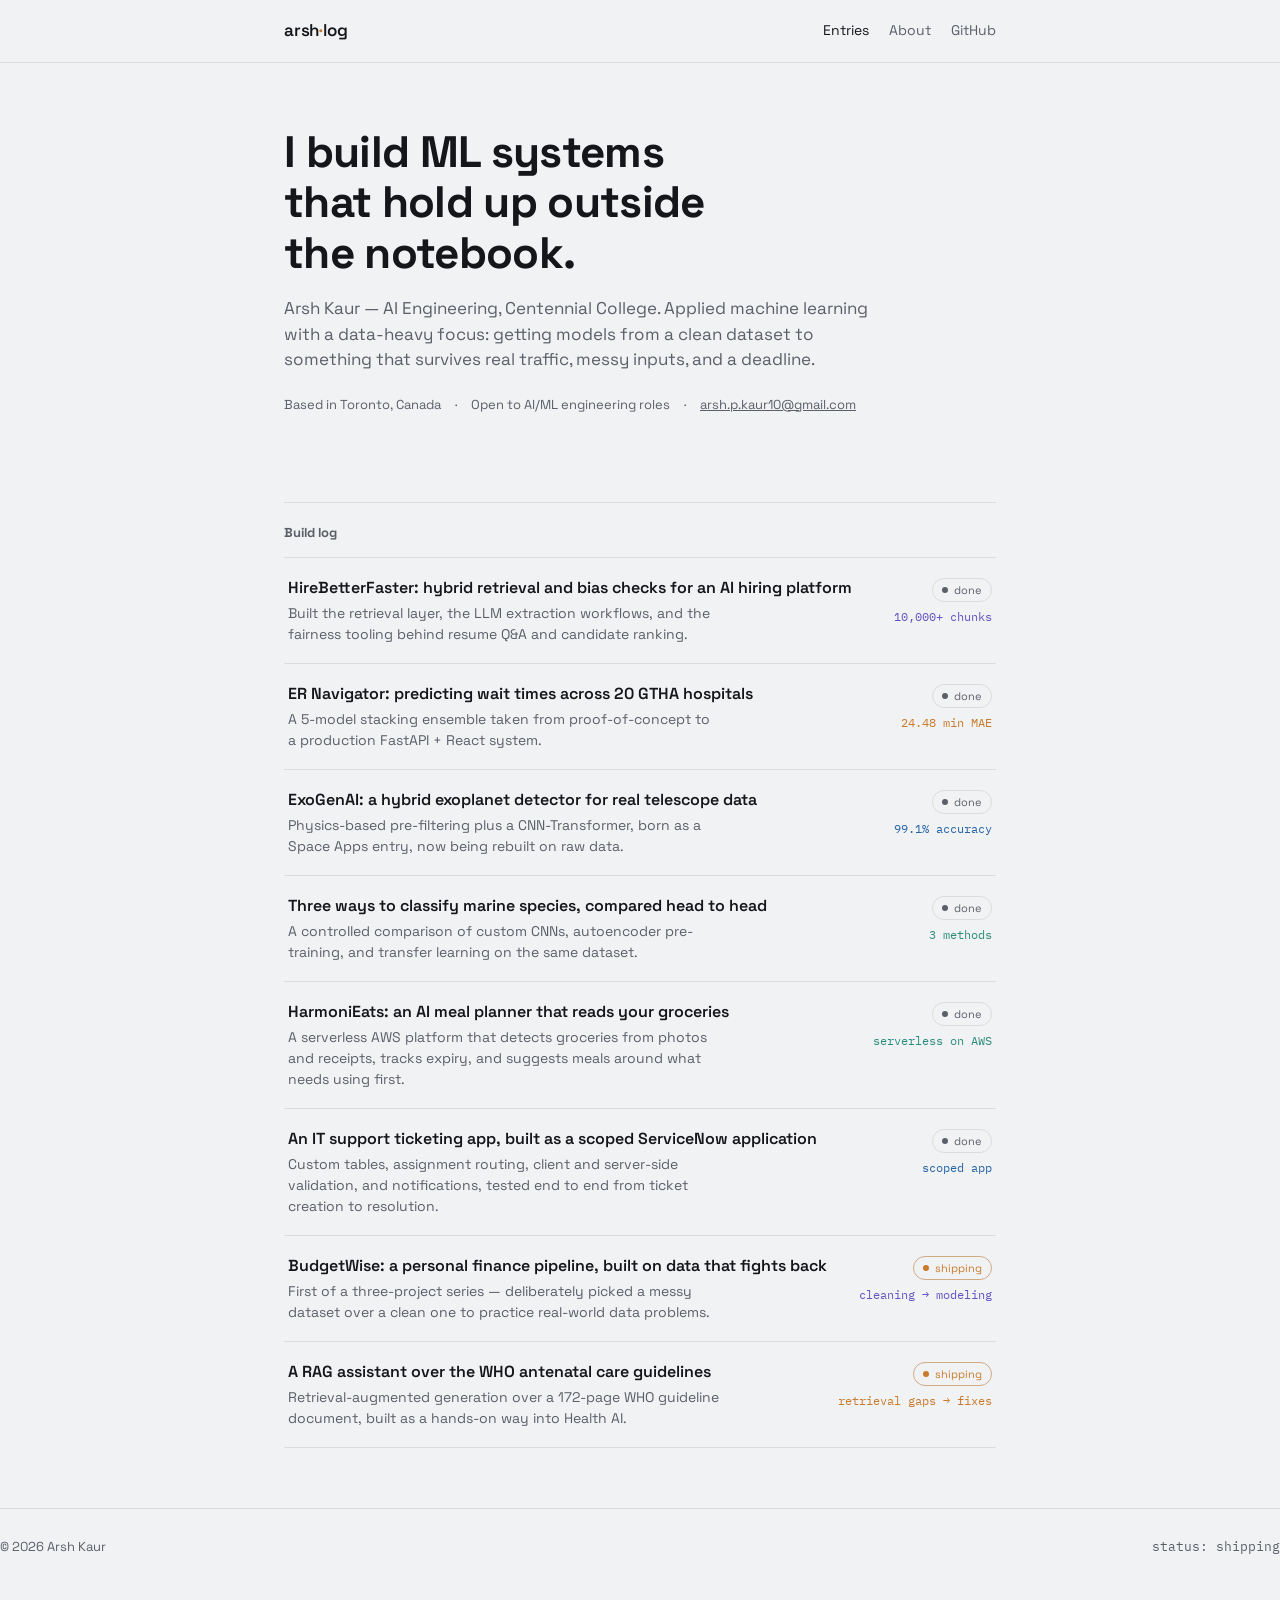
<file: index.html>
<!doctype html>
<html lang="en">
<head>
<meta charset="utf-8">
<meta name="viewport" content="width=device-width, initial-scale=1, viewport-fit=cover">
<title>Arsh Kaur — Build Log</title>
<link rel="icon" href="data:image/svg+xml,%3Csvg xmlns=%22http://www.w3.org/2000/svg%22 viewBox=%220 0 100 100%22%3E%3Ctext y=%22.9em%22 font-size=%2290%22%3E%F0%9F%93%A1%3C/text%3E%3C/svg%3E">
<link rel="preconnect" href="https://fonts.googleapis.com">
<link rel="preconnect" href="https://fonts.gstatic.com" crossorigin>
<link href="https://fonts.googleapis.com/css2?family=Space+Grotesk:wght@400;500;600;700&family=IBM+Plex+Mono:wght@400;500;600&display=swap" rel="stylesheet">
<link rel="stylesheet" href="styles.css">
</head>
<body>
<header class="site">
  <div class="wrap">
    <a class="brand" href="index.html">arsh<span class="dot">·</span>log</a>
    <nav class="site-nav">
      <a href="index.html" class="current">Entries</a>
      <a href="about.html">About</a>
      <a href="https://github.com/Arsh26003" target="_blank" rel="noopener">GitHub</a>
    </nav>
  </div>
</header>

<main>
  <div class="wrap">
    <section class="hero">
      <h1>I build ML systems that hold up outside the notebook.</h1>
      <p class="lede">Arsh Kaur — AI Engineering, Centennial College. Applied machine learning with a data-heavy focus: getting models from a clean dataset to something that survives real traffic, messy inputs, and a deadline.</p>
      <div class="meta-line">
        <span>Based in Toronto, Canada</span>
        <span>·</span>
        <span>Open to AI/ML engineering roles</span>
        <span>·</span>
        <span><a href="mailto:arsh.p.kaur10@gmail.com">arsh.p.kaur10@gmail.com</a></span>
      </div>
    </section>

    <h2 class="log-heading">Build log</h2>
    <ul class="log">
  <li><a class="entry" href="hirebetterfaster.html">
      <span class="info">
        <p class="title">HireBetterFaster: hybrid retrieval and bias checks for an AI hiring platform</p>
        <p class="summary">Built the retrieval layer, the LLM extraction workflows, and the fairness tooling behind resume Q&amp;A and candidate ranking.</p>
      </span>
      <span style="display:flex; flex-direction:column; align-items:flex-end; gap:6px;">
        <span class="status done"><span class="dot"></span>done</span>
        <span class="readout mono" style="color:var(--accent-violet)">10,000+ chunks</span>
      </span>
    </a></li>
  <li><a class="entry" href="er-navigator.html">
      <span class="info">
        <p class="title">ER Navigator: predicting wait times across 20 GTHA hospitals</p>
        <p class="summary">A 5-model stacking ensemble taken from proof-of-concept to a production FastAPI + React system.</p>
      </span>
      <span style="display:flex; flex-direction:column; align-items:flex-end; gap:6px;">
        <span class="status done"><span class="dot"></span>done</span>
        <span class="readout mono" style="color:var(--accent-amber)">24.48 min MAE</span>
      </span>
    </a></li>
  <li><a class="entry" href="exogenai.html">
      <span class="info">
        <p class="title">ExoGenAI: a hybrid exoplanet detector for real telescope data</p>
        <p class="summary">Physics-based pre-filtering plus a CNN-Transformer, born as a Space Apps entry, now being rebuilt on raw data.</p>
      </span>
      <span style="display:flex; flex-direction:column; align-items:flex-end; gap:6px;">
        <span class="status done"><span class="dot"></span>done</span>
        <span class="readout mono" style="color:var(--accent-blue)">99.1% accuracy</span>
      </span>
    </a></li>
  <li><a class="entry" href="marine-species-classification.html">
      <span class="info">
        <p class="title">Three ways to classify marine species, compared head to head</p>
        <p class="summary">A controlled comparison of custom CNNs, autoencoder pre-training, and transfer learning on the same dataset.</p>
      </span>
      <span style="display:flex; flex-direction:column; align-items:flex-end; gap:6px;">
        <span class="status done"><span class="dot"></span>done</span>
        <span class="readout mono" style="color:var(--accent-teal)">3 methods</span>
      </span>
    </a></li>
  <li><a class="entry" href="harmonieats.html">
      <span class="info">
        <p class="title">HarmoniEats: an AI meal planner that reads your groceries</p>
        <p class="summary">A serverless AWS platform that detects groceries from photos and receipts, tracks expiry, and suggests meals around what needs using first.</p>
      </span>
      <span style="display:flex; flex-direction:column; align-items:flex-end; gap:6px;">
        <span class="status done"><span class="dot"></span>done</span>
        <span class="readout mono" style="color:var(--accent-teal)">serverless on AWS</span>
      </span>
    </a></li>
  <li><a class="entry" href="servicenow-it-ticketing.html">
      <span class="info">
        <p class="title">An IT support ticketing app, built as a scoped ServiceNow application</p>
        <p class="summary">Custom tables, assignment routing, client and server-side validation, and notifications, tested end to end from ticket creation to resolution.</p>
      </span>
      <span style="display:flex; flex-direction:column; align-items:flex-end; gap:6px;">
        <span class="status done"><span class="dot"></span>done</span>
        <span class="readout mono" style="color:var(--accent-blue)">scoped app</span>
      </span>
    </a></li>
  <li><a class="entry" href="budgetwise.html">
      <span class="info">
        <p class="title">BudgetWise: a personal finance pipeline, built on data that fights back</p>
        <p class="summary">First of a three-project series — deliberately picked a messy dataset over a clean one to practice real-world data problems.</p>
      </span>
      <span style="display:flex; flex-direction:column; align-items:flex-end; gap:6px;">
        <span class="status shipping"><span class="dot"></span>shipping</span>
        <span class="readout mono" style="color:var(--accent-violet)">cleaning → modeling</span>
      </span>
    </a></li>
  <li><a class="entry" href="maternal-health-rag.html">
      <span class="info">
        <p class="title">A RAG assistant over the WHO antenatal care guidelines</p>
        <p class="summary">Retrieval-augmented generation over a 172-page WHO guideline document, built as a hands-on way into Health AI.</p>
      </span>
      <span style="display:flex; flex-direction:column; align-items:flex-end; gap:6px;">
        <span class="status shipping"><span class="dot"></span>shipping</span>
        <span class="readout mono" style="color:var(--accent-amber)">retrieval gaps → fixes</span>
      </span>
    </a></li>
    </ul>
  </div>
  <footer class="site">
  <div class="wrap">
    <span>© 2026 Arsh Kaur</span>
    <span class="mono">status: shipping</span>
  </div>
</footer>

</main>
</body>
</html>
</file>
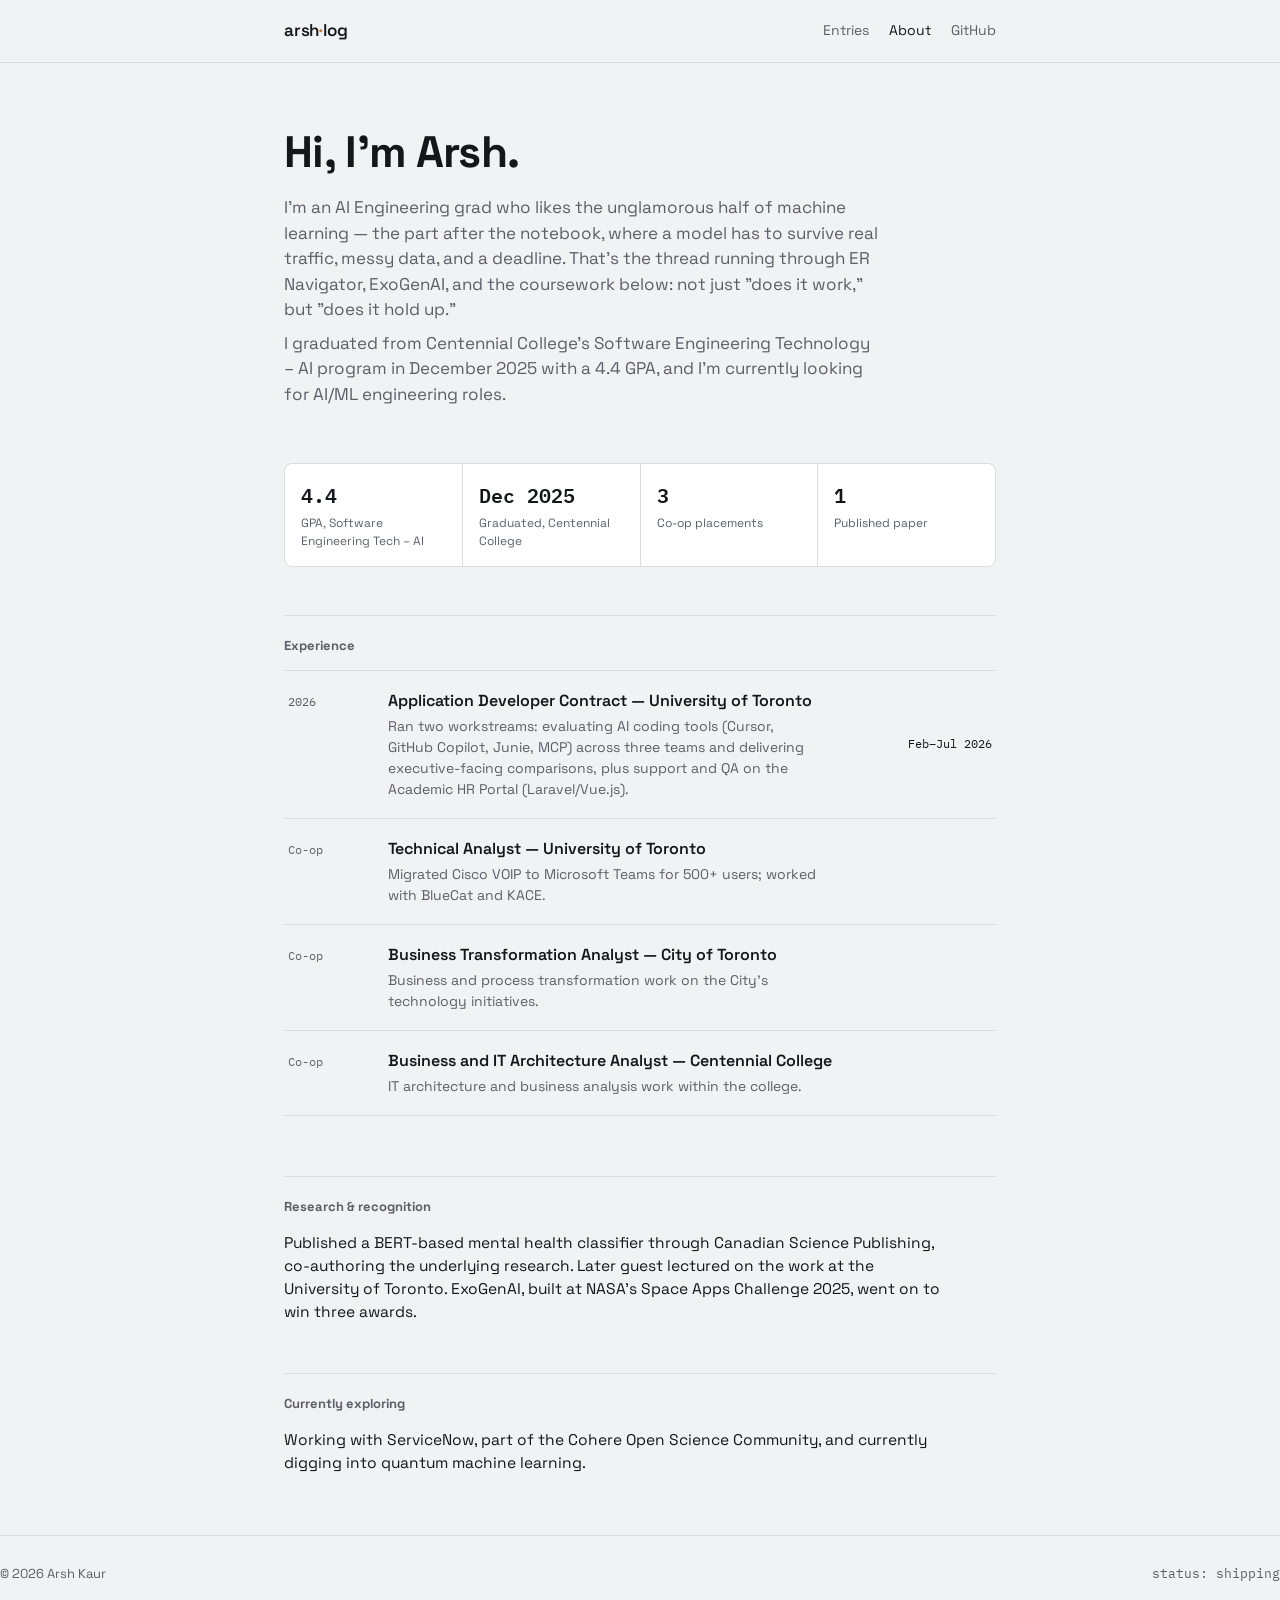
<file: about.html>
<!doctype html>
<html lang="en">
<head>
<meta charset="utf-8">
<meta name="viewport" content="width=device-width, initial-scale=1, viewport-fit=cover">
<title>About — Arsh Kaur</title>
<link rel="icon" href="data:image/svg+xml,%3Csvg xmlns=%22http://www.w3.org/2000/svg%22 viewBox=%220 0 100 100%22%3E%3Ctext y=%22.9em%22 font-size=%2290%22%3E%F0%9F%93%A1%3C/text%3E%3C/svg%3E">
<link rel="preconnect" href="https://fonts.googleapis.com">
<link rel="preconnect" href="https://fonts.gstatic.com" crossorigin>
<link href="https://fonts.googleapis.com/css2?family=Space+Grotesk:wght@400;500;600;700&family=IBM+Plex+Mono:wght@400;500;600&display=swap" rel="stylesheet">
<link rel="stylesheet" href="styles.css">
</head>
<body>
<header class="site">
  <div class="wrap">
    <a class="brand" href="index.html">arsh<span class="dot">·</span>log</a>
    <nav class="site-nav">
      <a href="index.html">Entries</a>
      <a href="about.html" class="current">About</a>
      <a href="https://github.com/Arsh26003" target="_blank" rel="noopener">GitHub</a>
    </nav>
  </div>
</header>

<main>
  <div class="wrap">
    <section class="hero">
      <h1>Hi, I'm Arsh.</h1>
      <p class="lede">I'm an AI Engineering grad who likes the unglamorous half of machine learning — the part after the notebook, where a model has to survive real traffic, messy data, and a deadline. That's the thread running through ER Navigator, ExoGenAI, and the coursework below: not just "does it work," but "does it hold up."</p>
      <p class="lede">I graduated from Centennial College's Software Engineering Technology – AI program in December 2025 with a 4.4 GPA, and I'm currently looking for AI/ML engineering roles.</p>
    </section>

    <div class="stat-grid" style="margin-bottom:40px;">
      <div class="stat"><div class="val mono">4.4</div><div class="label">GPA, Software Engineering Tech – AI</div></div>
      <div class="stat"><div class="val mono">Dec 2025</div><div class="label">Graduated, Centennial College</div></div>
      <div class="stat"><div class="val mono">3</div><div class="label">Co-op placements</div></div>
      <div class="stat"><div class="val mono">1</div><div class="label">Published paper</div></div>
    </div>

    <h2 class="log-heading">Experience</h2>
    <ul class="log">
      <li><div class="entry">
        <span class="date mono">2026</span>
        <span class="info">
          <p class="title">Application Developer Contract — University of Toronto</p>
          <p class="summary">Ran two workstreams: evaluating AI coding tools (Cursor, GitHub Copilot, Junie, MCP) across three teams and delivering executive-facing comparisons, plus support and QA on the Academic HR Portal (Laravel/Vue.js).</p>
        </span>
        <span class="readout mono">Feb–Jul 2026</span>
      </div></li>
      <li><div class="entry">
        <span class="date mono">Co-op</span>
        <span class="info">
          <p class="title">Technical Analyst — University of Toronto</p>
          <p class="summary">Migrated Cisco VOIP to Microsoft Teams for 500+ users; worked with BlueCat and KACE.</p>
        </span>
        <span class="readout mono"></span>
      </div></li>
      <li><div class="entry">
        <span class="date mono">Co-op</span>
        <span class="info">
          <p class="title">Business Transformation Analyst — City of Toronto</p>
          <p class="summary">Business and process transformation work on the City's technology initiatives.</p>
        </span>
        <span class="readout mono"></span>
      </div></li>
      <li><div class="entry">
        <span class="date mono">Co-op</span>
        <span class="info">
          <p class="title">Business and IT Architecture Analyst — Centennial College</p>
          <p class="summary">IT architecture and business analysis work within the college.</p>
        </span>
        <span class="readout mono"></span>
      </div></li>
    </ul>

    <h2 class="log-heading">Research &amp; recognition</h2>
    <p style="max-width:66ch; font-size:15.5px; margin-bottom:26px;">Published a BERT-based mental health classifier through Canadian Science Publishing, co-authoring the underlying research. Later guest lectured on the work at the University of Toronto. ExoGenAI, built at NASA's Space Apps Challenge 2025, went on to win three awards.</p>

    <h2 class="log-heading">Currently exploring</h2>
    <p style="max-width:66ch; font-size:15.5px; margin-bottom:60px;">Working with ServiceNow, part of the Cohere Open Science Community, and currently digging into quantum machine learning.</p>
  </div>
  <footer class="site">
  <div class="wrap">
    <span>© 2026 Arsh Kaur</span>
    <span class="mono">status: shipping</span>
  </div>
</footer>

</main>
</body>
</html>
</file>
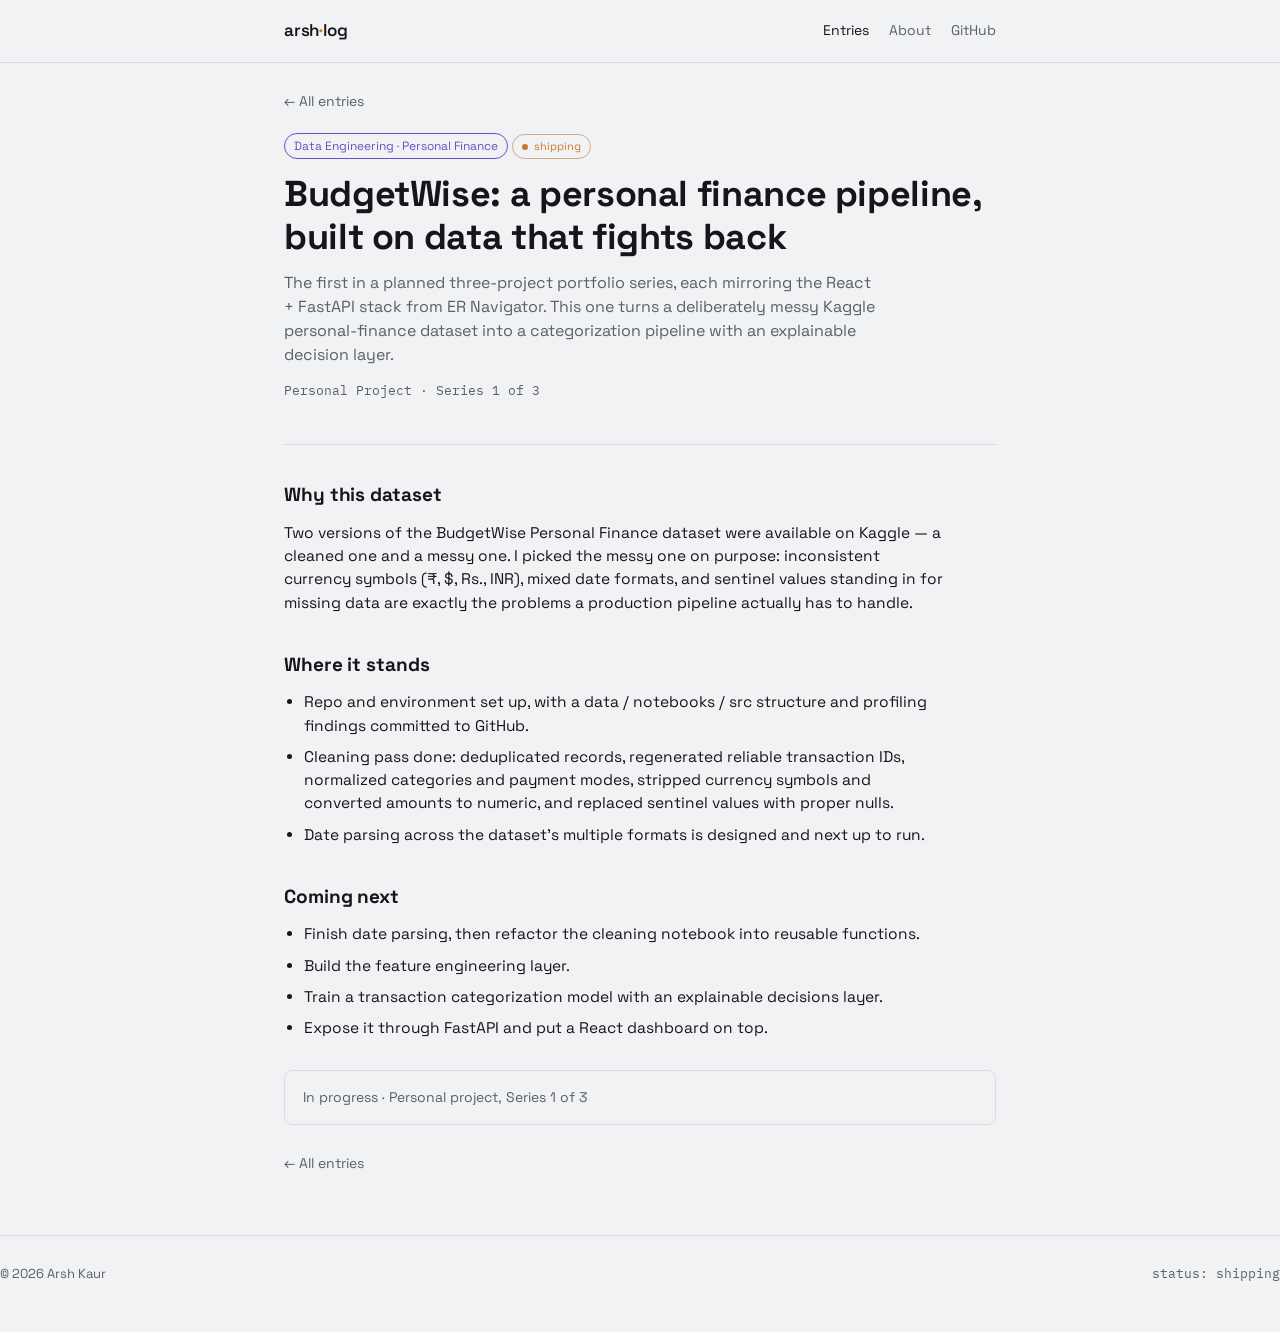
<file: budgetwise.html>
<!doctype html>
<html lang="en">
<head>
<meta charset="utf-8">
<meta name="viewport" content="width=device-width, initial-scale=1, viewport-fit=cover">
<title>BudgetWise: a personal finance pipeline, built on data that fights back — Arsh Kaur</title>
<link rel="icon" href="data:image/svg+xml,%3Csvg xmlns=%22http://www.w3.org/2000/svg%22 viewBox=%220 0 100 100%22%3E%3Ctext y=%22.9em%22 font-size=%2290%22%3E%F0%9F%93%A1%3C/text%3E%3C/svg%3E">
<link rel="preconnect" href="https://fonts.googleapis.com">
<link rel="preconnect" href="https://fonts.gstatic.com" crossorigin>
<link href="https://fonts.googleapis.com/css2?family=Space+Grotesk:wght@400;500;600;700&family=IBM+Plex+Mono:wght@400;500;600&display=swap" rel="stylesheet">
<link rel="stylesheet" href="styles.css">
</head>
<body>
<header class="site">
  <div class="wrap">
    <a class="brand" href="index.html">arsh<span class="dot">·</span>log</a>
    <nav class="site-nav">
      <a href="index.html" class="current">Entries</a>
      <a href="about.html">About</a>
      <a href="https://github.com/Arsh26003" target="_blank" rel="noopener">GitHub</a>
    </nav>
  </div>
</header>

<main>
  <div class="wrap">
    <a class="back-link" href="index.html">&larr; All entries</a>
    <article>
      <div class="art-head">
        <span class="tag" style="--tag-color:var(--accent-violet)">Data Engineering · Personal Finance</span>
        <span class="status shipping"><span class="dot"></span>shipping</span>
        <h1>BudgetWise: a personal finance pipeline, built on data that fights back</h1>
        <p class="dek">The first in a planned three-project portfolio series, each mirroring the React + FastAPI stack from ER Navigator. This one turns a deliberately messy Kaggle personal-finance dataset into a categorization pipeline with an explainable decision layer.</p>
        <p class="art-meta mono">Personal Project · Series 1 of 3</p>
      </div>
      <h2>Why this dataset</h2><p>Two versions of the BudgetWise Personal Finance dataset were available on Kaggle — a cleaned one and a messy one. I picked the messy one on purpose: inconsistent currency symbols (₹, $, Rs., INR), mixed date formats, and sentinel values standing in for missing data are exactly the problems a production pipeline actually has to handle.</p><h2>Where it stands</h2><ul class="notes"><li>Repo and environment set up, with a data / notebooks / src structure and profiling findings committed to GitHub.</li><li>Cleaning pass done: deduplicated records, regenerated reliable transaction IDs, normalized categories and payment modes, stripped currency symbols and converted amounts to numeric, and replaced sentinel values with proper nulls.</li><li>Date parsing across the dataset's multiple formats is designed and next up to run.</li></ul><h2>Coming next</h2><ul class="notes"><li>Finish date parsing, then refactor the cleaning notebook into reusable functions.</li><li>Build the feature engineering layer.</li><li>Train a transaction categorization model with an explainable decisions layer.</li><li>Expose it through FastAPI and put a React dashboard on top.</li></ul>
      <div class="credit-box">In progress · Personal project, Series 1 of 3</div>
      <a class="back-link" href="index.html">&larr; All entries</a>
    </article>
  </div>
  <footer class="site">
  <div class="wrap">
    <span>© 2026 Arsh Kaur</span>
    <span class="mono">status: shipping</span>
  </div>
</footer>

</main>
</body>
</html>
</file>
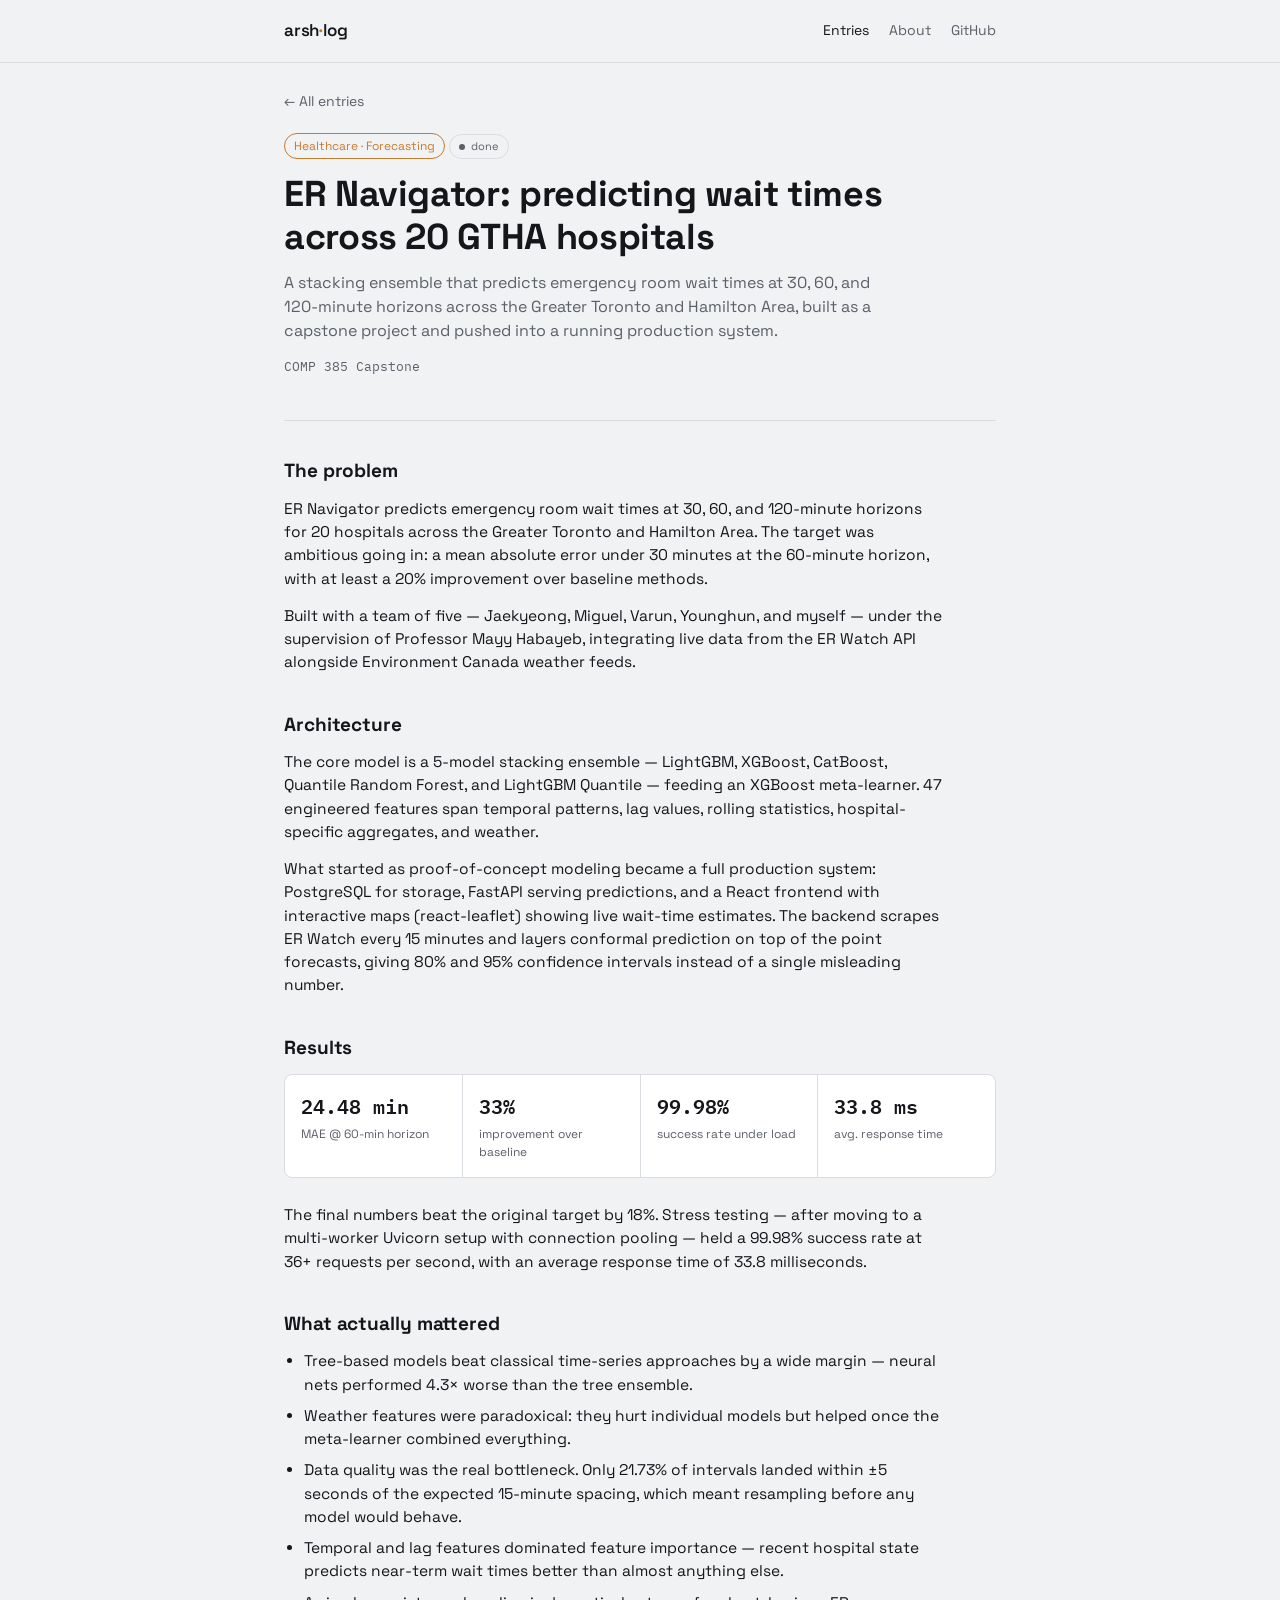
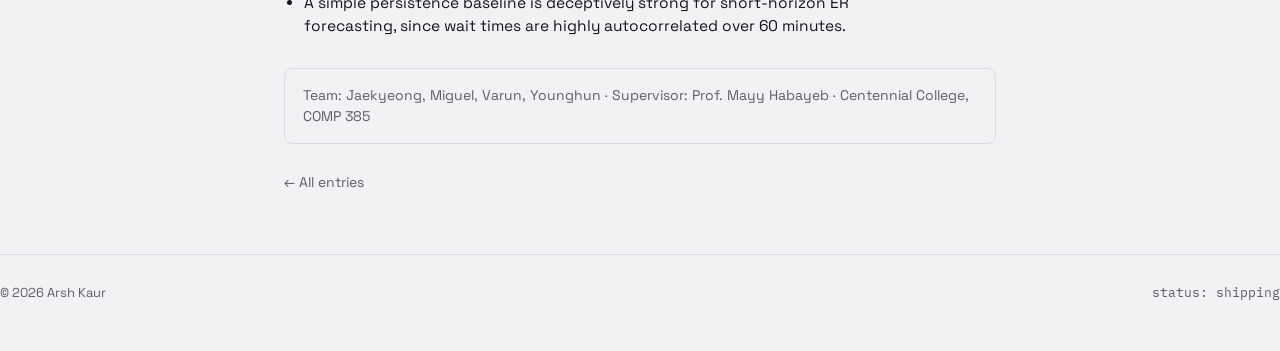
<file: er-navigator.html>
<!doctype html>
<html lang="en">
<head>
<meta charset="utf-8">
<meta name="viewport" content="width=device-width, initial-scale=1, viewport-fit=cover">
<title>ER Navigator: predicting wait times across 20 GTHA hospitals — Arsh Kaur</title>
<link rel="icon" href="data:image/svg+xml,%3Csvg xmlns=%22http://www.w3.org/2000/svg%22 viewBox=%220 0 100 100%22%3E%3Ctext y=%22.9em%22 font-size=%2290%22%3E%F0%9F%93%A1%3C/text%3E%3C/svg%3E">
<link rel="preconnect" href="https://fonts.googleapis.com">
<link rel="preconnect" href="https://fonts.gstatic.com" crossorigin>
<link href="https://fonts.googleapis.com/css2?family=Space+Grotesk:wght@400;500;600;700&family=IBM+Plex+Mono:wght@400;500;600&display=swap" rel="stylesheet">
<link rel="stylesheet" href="styles.css">
</head>
<body>
<header class="site">
  <div class="wrap">
    <a class="brand" href="index.html">arsh<span class="dot">·</span>log</a>
    <nav class="site-nav">
      <a href="index.html" class="current">Entries</a>
      <a href="about.html">About</a>
      <a href="https://github.com/Arsh26003" target="_blank" rel="noopener">GitHub</a>
    </nav>
  </div>
</header>

<main>
  <div class="wrap">
    <a class="back-link" href="index.html">&larr; All entries</a>
    <article>
      <div class="art-head">
        <span class="tag" style="--tag-color:var(--accent-amber)">Healthcare · Forecasting</span>
        <span class="status done"><span class="dot"></span>done</span>
        <h1>ER Navigator: predicting wait times across 20 GTHA hospitals</h1>
        <p class="dek">A stacking ensemble that predicts emergency room wait times at 30, 60, and 120-minute horizons across the Greater Toronto and Hamilton Area, built as a capstone project and pushed into a running production system.</p>
        <p class="art-meta mono">COMP 385 Capstone</p>
      </div>
      <h2>The problem</h2><p>ER Navigator predicts emergency room wait times at 30, 60, and 120-minute horizons for 20 hospitals across the Greater Toronto and Hamilton Area. The target was ambitious going in: a mean absolute error under 30 minutes at the 60-minute horizon, with at least a 20% improvement over baseline methods.</p><p>Built with a team of five — Jaekyeong, Miguel, Varun, Younghun, and myself — under the supervision of Professor Mayy Habayeb, integrating live data from the ER Watch API alongside Environment Canada weather feeds.</p><h2>Architecture</h2><p>The core model is a 5-model stacking ensemble — LightGBM, XGBoost, CatBoost, Quantile Random Forest, and LightGBM Quantile — feeding an XGBoost meta-learner. 47 engineered features span temporal patterns, lag values, rolling statistics, hospital-specific aggregates, and weather.</p><p>What started as proof-of-concept modeling became a full production system: PostgreSQL for storage, FastAPI serving predictions, and a React frontend with interactive maps (react-leaflet) showing live wait-time estimates. The backend scrapes ER Watch every 15 minutes and layers conformal prediction on top of the point forecasts, giving 80% and 95% confidence intervals instead of a single misleading number.</p><h2>Results</h2><div class="stat-grid"><div class="stat"><div class="val mono">24.48 min</div><div class="label">MAE @ 60-min horizon</div></div><div class="stat"><div class="val mono">33%</div><div class="label">improvement over baseline</div></div><div class="stat"><div class="val mono">99.98%</div><div class="label">success rate under load</div></div><div class="stat"><div class="val mono">33.8 ms</div><div class="label">avg. response time</div></div></div><p>The final numbers beat the original target by 18%. Stress testing — after moving to a multi-worker Uvicorn setup with connection pooling — held a 99.98% success rate at 36+ requests per second, with an average response time of 33.8 milliseconds.</p><h2>What actually mattered</h2><ul class="notes"><li>Tree-based models beat classical time-series approaches by a wide margin — neural nets performed 4.3× worse than the tree ensemble.</li><li>Weather features were paradoxical: they hurt individual models but helped once the meta-learner combined everything.</li><li>Data quality was the real bottleneck. Only 21.73% of intervals landed within ±5 seconds of the expected 15-minute spacing, which meant resampling before any model would behave.</li><li>Temporal and lag features dominated feature importance — recent hospital state predicts near-term wait times better than almost anything else.</li><li>A simple persistence baseline is deceptively strong for short-horizon ER forecasting, since wait times are highly autocorrelated over 60 minutes.</li></ul>
      <div class="credit-box">Team: Jaekyeong, Miguel, Varun, Younghun · Supervisor: Prof. Mayy Habayeb · Centennial College, COMP 385</div>
      <a class="back-link" href="index.html">&larr; All entries</a>
    </article>
  </div>
  <footer class="site">
  <div class="wrap">
    <span>© 2026 Arsh Kaur</span>
    <span class="mono">status: shipping</span>
  </div>
</footer>

</main>
</body>
</html>
</file>
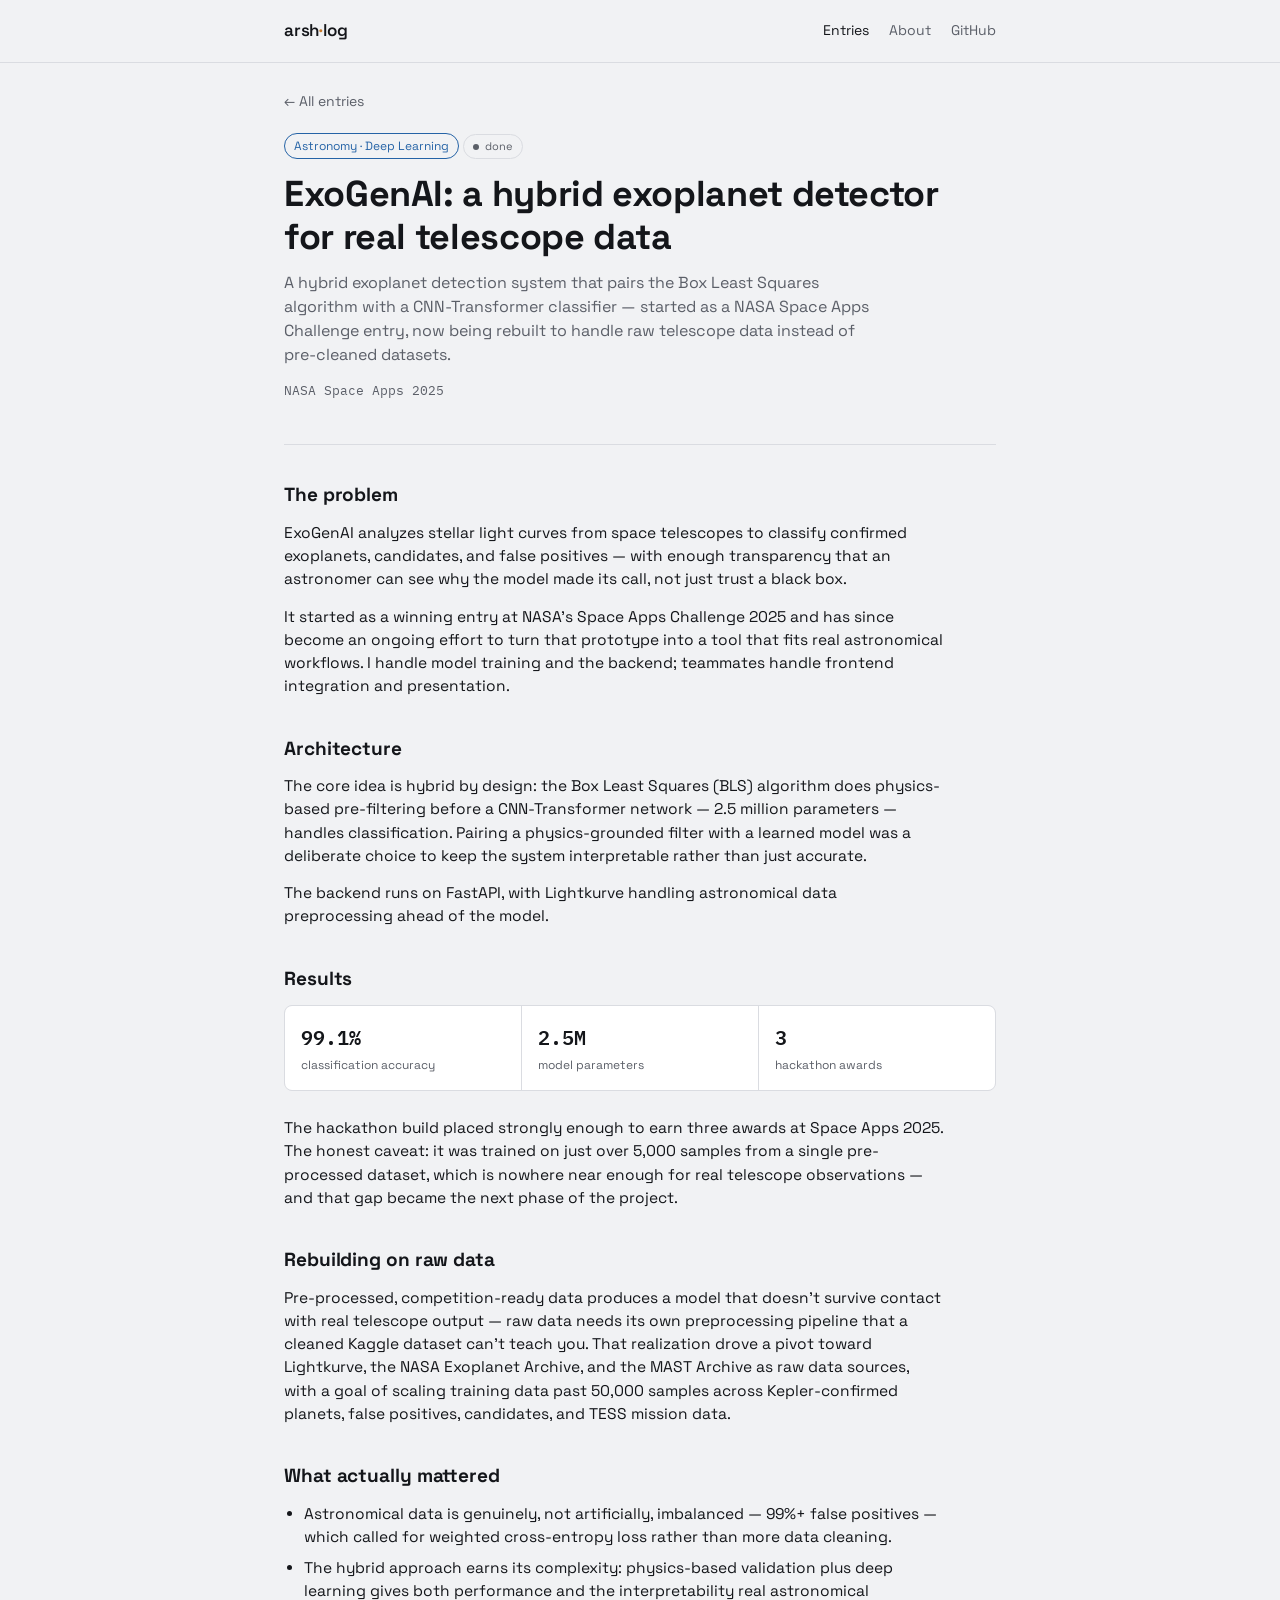
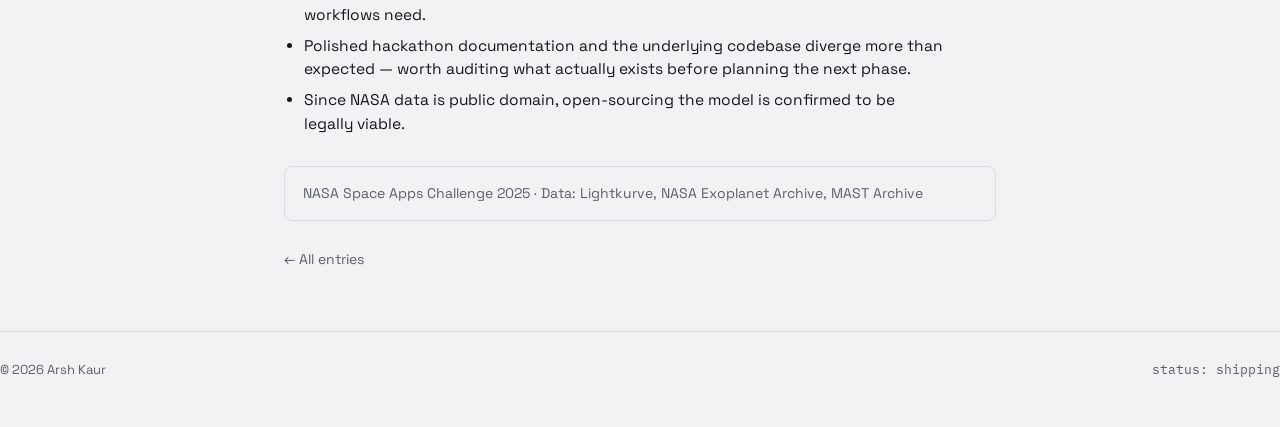
<file: exogenai.html>
<!doctype html>
<html lang="en">
<head>
<meta charset="utf-8">
<meta name="viewport" content="width=device-width, initial-scale=1, viewport-fit=cover">
<title>ExoGenAI: a hybrid exoplanet detector for real telescope data — Arsh Kaur</title>
<link rel="icon" href="data:image/svg+xml,%3Csvg xmlns=%22http://www.w3.org/2000/svg%22 viewBox=%220 0 100 100%22%3E%3Ctext y=%22.9em%22 font-size=%2290%22%3E%F0%9F%93%A1%3C/text%3E%3C/svg%3E">
<link rel="preconnect" href="https://fonts.googleapis.com">
<link rel="preconnect" href="https://fonts.gstatic.com" crossorigin>
<link href="https://fonts.googleapis.com/css2?family=Space+Grotesk:wght@400;500;600;700&family=IBM+Plex+Mono:wght@400;500;600&display=swap" rel="stylesheet">
<link rel="stylesheet" href="styles.css">
</head>
<body>
<header class="site">
  <div class="wrap">
    <a class="brand" href="index.html">arsh<span class="dot">·</span>log</a>
    <nav class="site-nav">
      <a href="index.html" class="current">Entries</a>
      <a href="about.html">About</a>
      <a href="https://github.com/Arsh26003" target="_blank" rel="noopener">GitHub</a>
    </nav>
  </div>
</header>

<main>
  <div class="wrap">
    <a class="back-link" href="index.html">&larr; All entries</a>
    <article>
      <div class="art-head">
        <span class="tag" style="--tag-color:var(--accent-blue)">Astronomy · Deep Learning</span>
        <span class="status done"><span class="dot"></span>done</span>
        <h1>ExoGenAI: a hybrid exoplanet detector for real telescope data</h1>
        <p class="dek">A hybrid exoplanet detection system that pairs the Box Least Squares algorithm with a CNN-Transformer classifier — started as a NASA Space Apps Challenge entry, now being rebuilt to handle raw telescope data instead of pre-cleaned datasets.</p>
        <p class="art-meta mono">NASA Space Apps 2025</p>
      </div>
      <h2>The problem</h2><p>ExoGenAI analyzes stellar light curves from space telescopes to classify confirmed exoplanets, candidates, and false positives — with enough transparency that an astronomer can see why the model made its call, not just trust a black box.</p><p>It started as a winning entry at NASA's Space Apps Challenge 2025 and has since become an ongoing effort to turn that prototype into a tool that fits real astronomical workflows. I handle model training and the backend; teammates handle frontend integration and presentation.</p><h2>Architecture</h2><p>The core idea is hybrid by design: the Box Least Squares (BLS) algorithm does physics-based pre-filtering before a CNN-Transformer network — 2.5 million parameters — handles classification. Pairing a physics-grounded filter with a learned model was a deliberate choice to keep the system interpretable rather than just accurate.</p><p>The backend runs on FastAPI, with Lightkurve handling astronomical data preprocessing ahead of the model.</p><h2>Results</h2><div class="stat-grid"><div class="stat"><div class="val mono">99.1%</div><div class="label">classification accuracy</div></div><div class="stat"><div class="val mono">2.5M</div><div class="label">model parameters</div></div><div class="stat"><div class="val mono">3</div><div class="label">hackathon awards</div></div></div><p>The hackathon build placed strongly enough to earn three awards at Space Apps 2025. The honest caveat: it was trained on just over 5,000 samples from a single pre-processed dataset, which is nowhere near enough for real telescope observations — and that gap became the next phase of the project.</p><h2>Rebuilding on raw data</h2><p>Pre-processed, competition-ready data produces a model that doesn't survive contact with real telescope output — raw data needs its own preprocessing pipeline that a cleaned Kaggle dataset can't teach you. That realization drove a pivot toward Lightkurve, the NASA Exoplanet Archive, and the MAST Archive as raw data sources, with a goal of scaling training data past 50,000 samples across Kepler-confirmed planets, false positives, candidates, and TESS mission data.</p><h2>What actually mattered</h2><ul class="notes"><li>Astronomical data is genuinely, not artificially, imbalanced — 99%+ false positives — which called for weighted cross-entropy loss rather than more data cleaning.</li><li>The hybrid approach earns its complexity: physics-based validation plus deep learning gives both performance and the interpretability real astronomical workflows need.</li><li>Polished hackathon documentation and the underlying codebase diverge more than expected — worth auditing what actually exists before planning the next phase.</li><li>Since NASA data is public domain, open-sourcing the model is confirmed to be legally viable.</li></ul>
      <div class="credit-box">NASA Space Apps Challenge 2025 · Data: Lightkurve, NASA Exoplanet Archive, MAST Archive</div>
      <a class="back-link" href="index.html">&larr; All entries</a>
    </article>
  </div>
  <footer class="site">
  <div class="wrap">
    <span>© 2026 Arsh Kaur</span>
    <span class="mono">status: shipping</span>
  </div>
</footer>

</main>
</body>
</html>
</file>
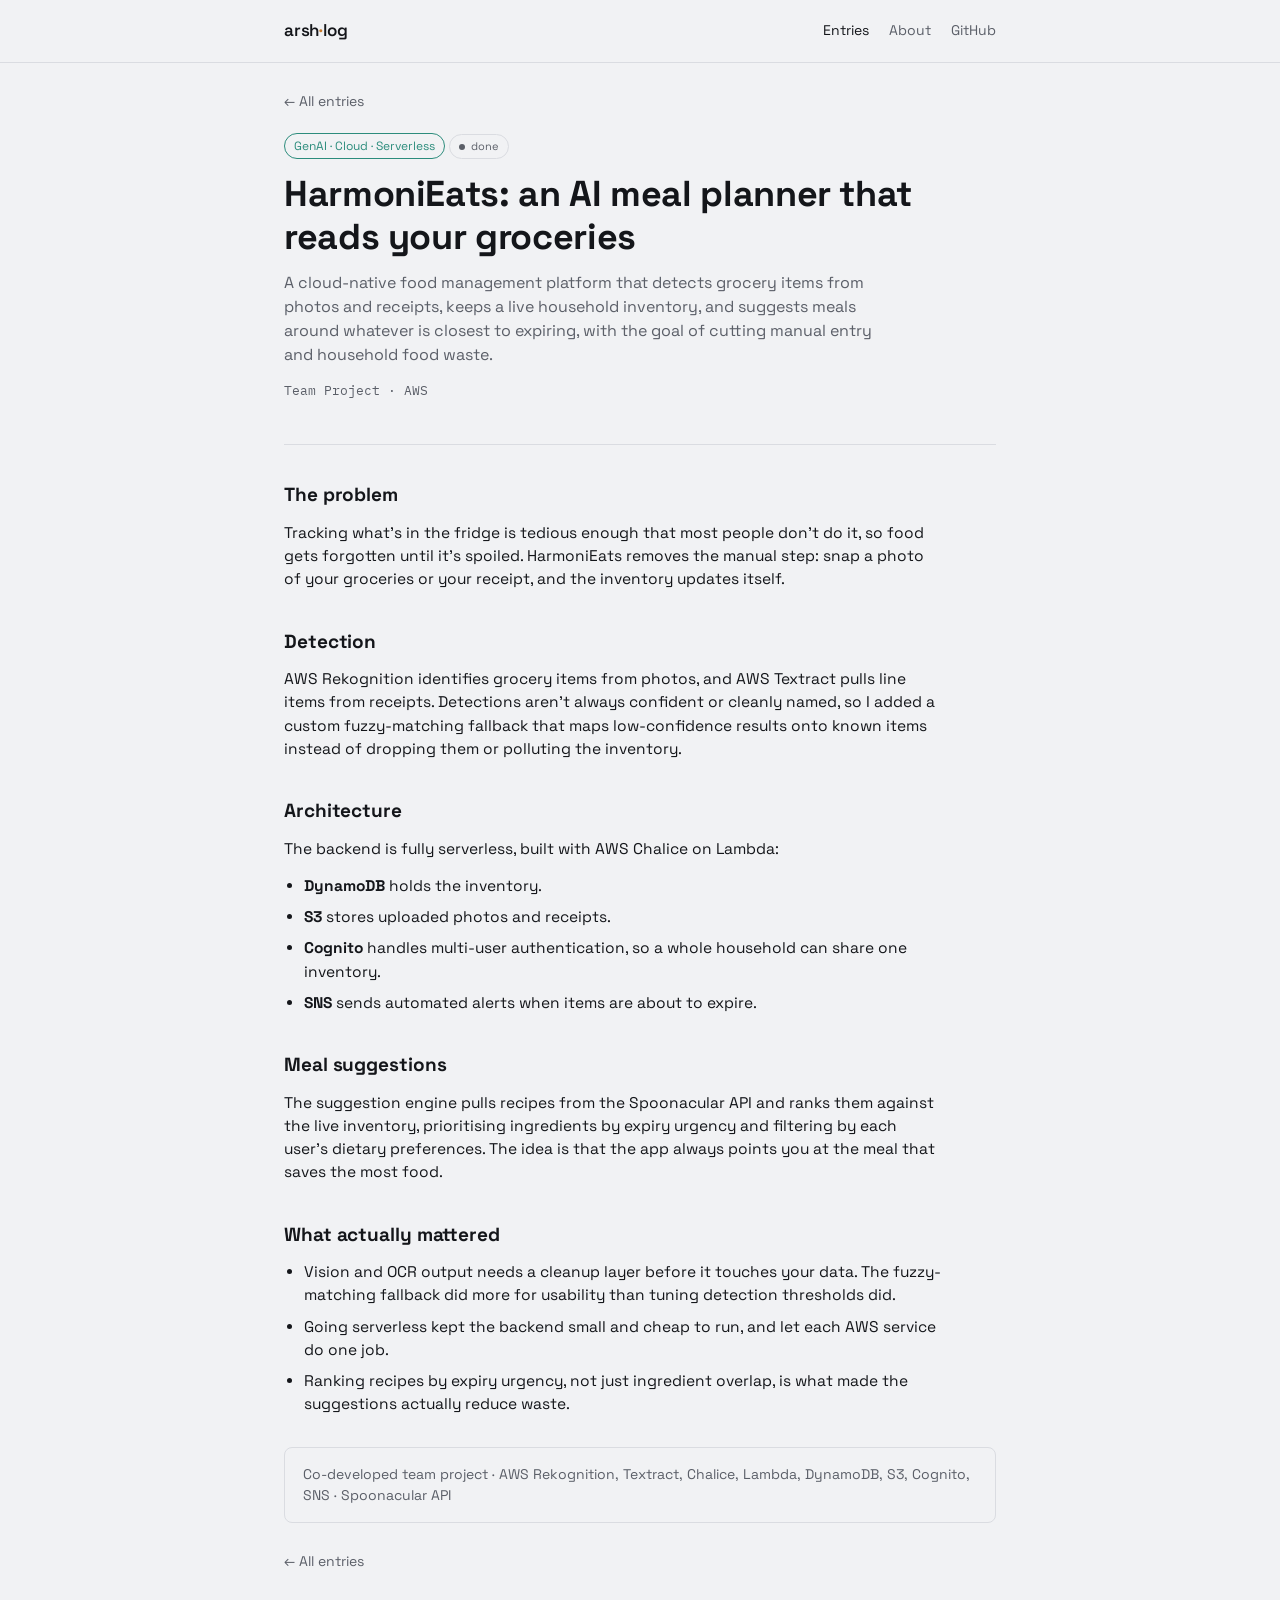
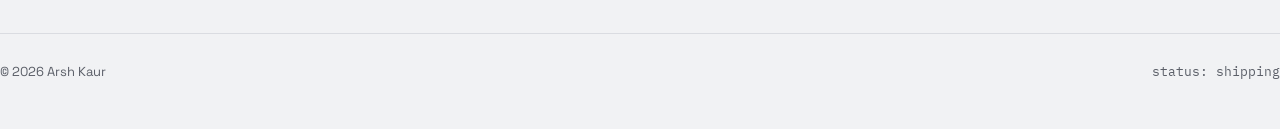
<file: harmonieats.html>
<!doctype html>
<html lang="en">
<head>
<meta charset="utf-8">
<meta name="viewport" content="width=device-width, initial-scale=1, viewport-fit=cover">
<title>HarmoniEats: an AI meal planner that reads your groceries — Arsh Kaur</title>
<link rel="icon" href="data:image/svg+xml,%3Csvg xmlns=%22http://www.w3.org/2000/svg%22 viewBox=%220 0 100 100%22%3E%3Ctext y=%22.9em%22 font-size=%2290%22%3E%F0%9F%93%A1%3C/text%3E%3C/svg%3E">
<link rel="preconnect" href="https://fonts.googleapis.com">
<link rel="preconnect" href="https://fonts.gstatic.com" crossorigin>
<link href="https://fonts.googleapis.com/css2?family=Space+Grotesk:wght@400;500;600;700&family=IBM+Plex+Mono:wght@400;500;600&display=swap" rel="stylesheet">
<link rel="stylesheet" href="styles.css">
</head>
<body>
<header class="site">
  <div class="wrap">
    <a class="brand" href="index.html">arsh<span class="dot">·</span>log</a>
    <nav class="site-nav">
      <a href="index.html" class="current">Entries</a>
      <a href="about.html">About</a>
      <a href="https://github.com/Arsh26003" target="_blank" rel="noopener">GitHub</a>
    </nav>
  </div>
</header>

<main>
  <div class="wrap">
    <a class="back-link" href="index.html">&larr; All entries</a>
    <article>
      <div class="art-head">
        <span class="tag" style="--tag-color:var(--accent-teal)">GenAI · Cloud · Serverless</span>
        <span class="status done"><span class="dot"></span>done</span>
        <h1>HarmoniEats: an AI meal planner that reads your groceries</h1>
        <p class="dek">A cloud-native food management platform that detects grocery items from photos and receipts, keeps a live household inventory, and suggests meals around whatever is closest to expiring, with the goal of cutting manual entry and household food waste.</p>
        <p class="art-meta mono">Team Project · AWS</p>
      </div>
      <h2>The problem</h2><p>Tracking what's in the fridge is tedious enough that most people don't do it, so food gets forgotten until it's spoiled. HarmoniEats removes the manual step: snap a photo of your groceries or your receipt, and the inventory updates itself.</p><h2>Detection</h2><p>AWS Rekognition identifies grocery items from photos, and AWS Textract pulls line items from receipts. Detections aren't always confident or cleanly named, so I added a custom fuzzy-matching fallback that maps low-confidence results onto known items instead of dropping them or polluting the inventory.</p><h2>Architecture</h2><p>The backend is fully serverless, built with AWS Chalice on Lambda:</p><ul class="notes"><li><strong>DynamoDB</strong> holds the inventory.</li><li><strong>S3</strong> stores uploaded photos and receipts.</li><li><strong>Cognito</strong> handles multi-user authentication, so a whole household can share one inventory.</li><li><strong>SNS</strong> sends automated alerts when items are about to expire.</li></ul><h2>Meal suggestions</h2><p>The suggestion engine pulls recipes from the Spoonacular API and ranks them against the live inventory, prioritising ingredients by expiry urgency and filtering by each user's dietary preferences. The idea is that the app always points you at the meal that saves the most food.</p><h2>What actually mattered</h2><ul class="notes"><li>Vision and OCR output needs a cleanup layer before it touches your data. The fuzzy-matching fallback did more for usability than tuning detection thresholds did.</li><li>Going serverless kept the backend small and cheap to run, and let each AWS service do one job.</li><li>Ranking recipes by expiry urgency, not just ingredient overlap, is what made the suggestions actually reduce waste.</li></ul>
      <div class="credit-box">Co-developed team project · AWS Rekognition, Textract, Chalice, Lambda, DynamoDB, S3, Cognito, SNS · Spoonacular API</div>
      <a class="back-link" href="index.html">&larr; All entries</a>
    </article>
  </div>
  <footer class="site">
  <div class="wrap">
    <span>© 2026 Arsh Kaur</span>
    <span class="mono">status: shipping</span>
  </div>
</footer>

</main>
</body>
</html>
</file>
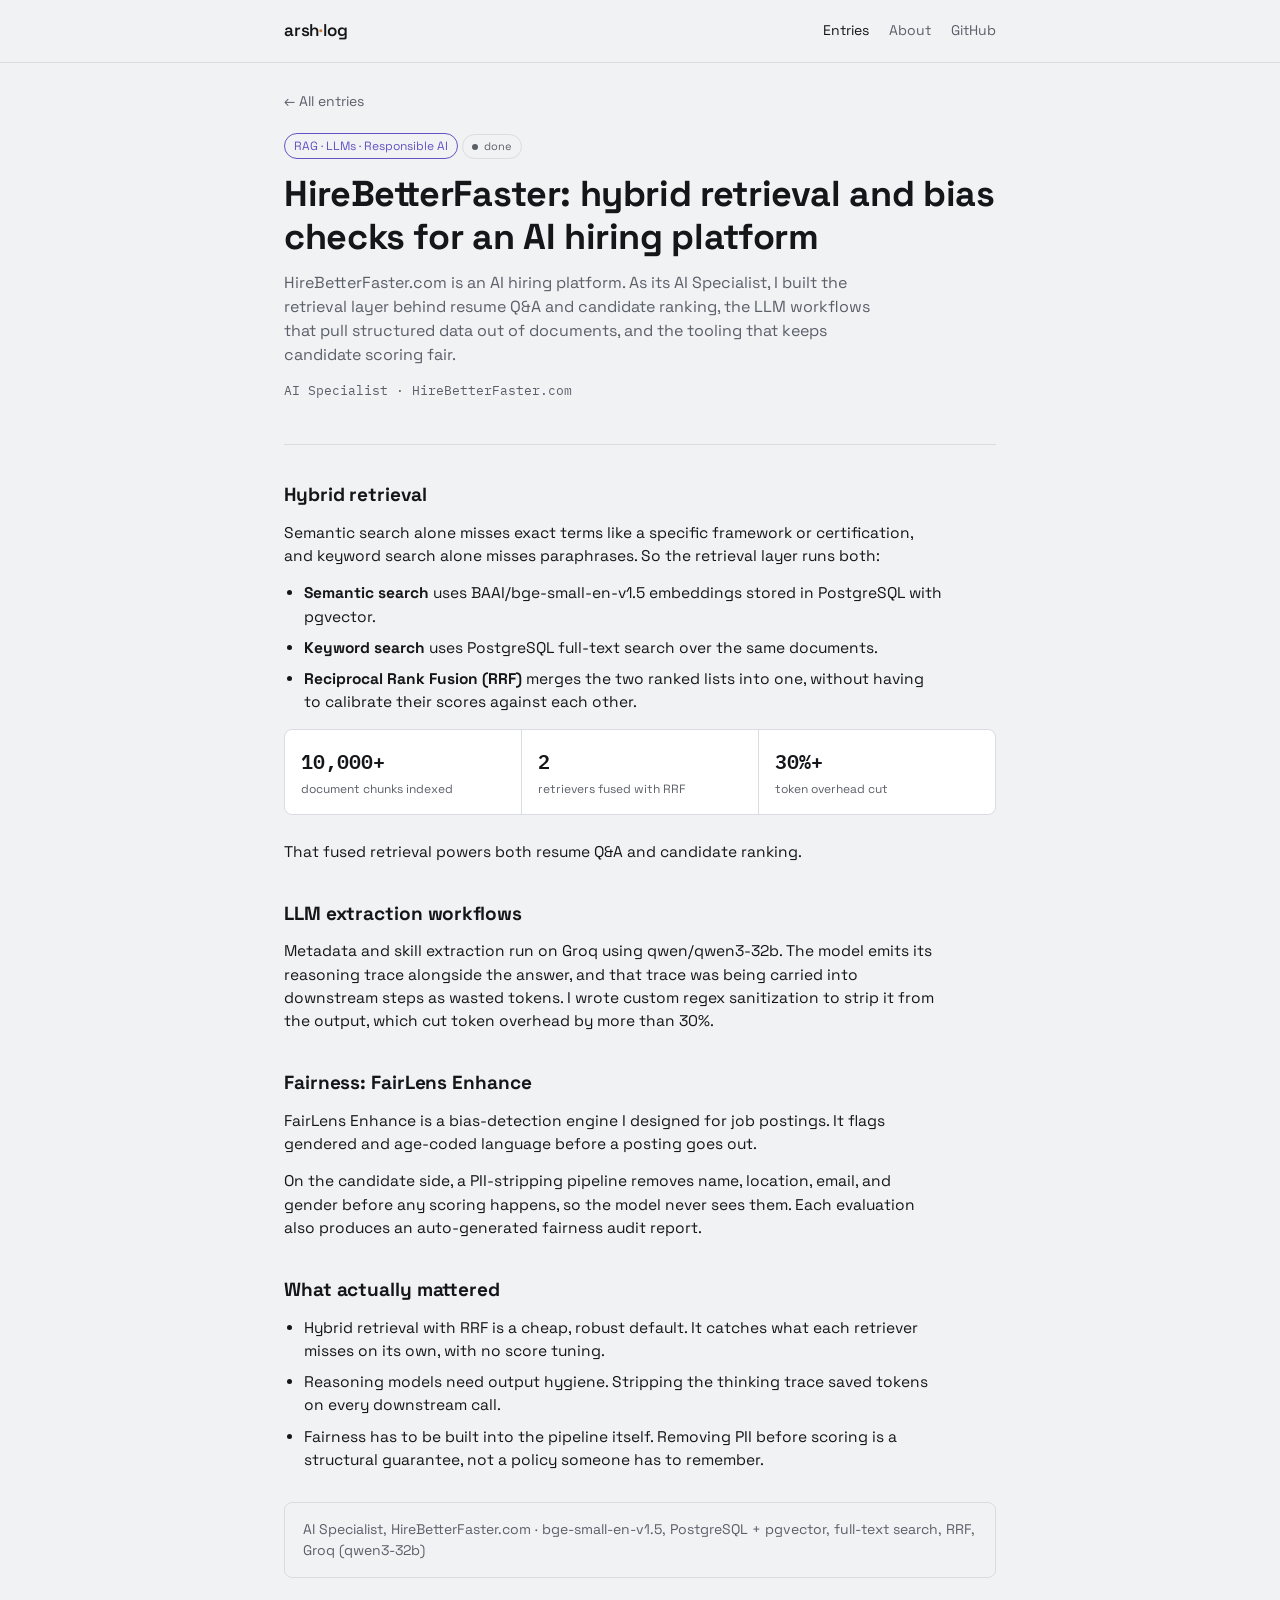
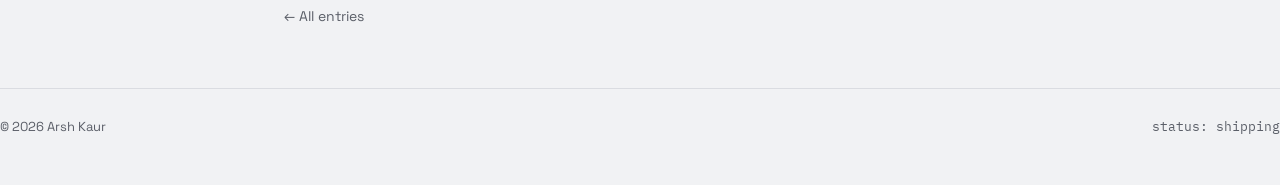
<file: hirebetterfaster.html>
<!doctype html>
<html lang="en">
<head>
<meta charset="utf-8">
<meta name="viewport" content="width=device-width, initial-scale=1, viewport-fit=cover">
<title>HireBetterFaster: hybrid retrieval and bias checks for an AI hiring platform — Arsh Kaur</title>
<link rel="icon" href="data:image/svg+xml,%3Csvg xmlns=%22http://www.w3.org/2000/svg%22 viewBox=%220 0 100 100%22%3E%3Ctext y=%22.9em%22 font-size=%2290%22%3E%F0%9F%93%A1%3C/text%3E%3C/svg%3E">
<link rel="preconnect" href="https://fonts.googleapis.com">
<link rel="preconnect" href="https://fonts.gstatic.com" crossorigin>
<link href="https://fonts.googleapis.com/css2?family=Space+Grotesk:wght@400;500;600;700&family=IBM+Plex+Mono:wght@400;500;600&display=swap" rel="stylesheet">
<link rel="stylesheet" href="styles.css">
</head>
<body>
<header class="site">
  <div class="wrap">
    <a class="brand" href="index.html">arsh<span class="dot">·</span>log</a>
    <nav class="site-nav">
      <a href="index.html" class="current">Entries</a>
      <a href="about.html">About</a>
      <a href="https://github.com/Arsh26003" target="_blank" rel="noopener">GitHub</a>
    </nav>
  </div>
</header>

<main>
  <div class="wrap">
    <a class="back-link" href="index.html">&larr; All entries</a>
    <article>
      <div class="art-head">
        <span class="tag" style="--tag-color:var(--accent-violet)">RAG · LLMs · Responsible AI</span>
        <span class="status done"><span class="dot"></span>done</span>
        <h1>HireBetterFaster: hybrid retrieval and bias checks for an AI hiring platform</h1>
        <p class="dek">HireBetterFaster.com is an AI hiring platform. As its AI Specialist, I built the retrieval layer behind resume Q&amp;A and candidate ranking, the LLM workflows that pull structured data out of documents, and the tooling that keeps candidate scoring fair.</p>
        <p class="art-meta mono">AI Specialist · HireBetterFaster.com</p>
      </div>
      <h2>Hybrid retrieval</h2><p>Semantic search alone misses exact terms like a specific framework or certification, and keyword search alone misses paraphrases. So the retrieval layer runs both:</p><ul class="notes"><li><strong>Semantic search</strong> uses BAAI/bge-small-en-v1.5 embeddings stored in PostgreSQL with pgvector.</li><li><strong>Keyword search</strong> uses PostgreSQL full-text search over the same documents.</li><li><strong>Reciprocal Rank Fusion (RRF)</strong> merges the two ranked lists into one, without having to calibrate their scores against each other.</li></ul><div class="stat-grid"><div class="stat"><div class="val mono">10,000+</div><div class="label">document chunks indexed</div></div><div class="stat"><div class="val mono">2</div><div class="label">retrievers fused with RRF</div></div><div class="stat"><div class="val mono">30%+</div><div class="label">token overhead cut</div></div></div><p>That fused retrieval powers both resume Q&amp;A and candidate ranking.</p><h2>LLM extraction workflows</h2><p>Metadata and skill extraction run on Groq using qwen/qwen3-32b. The model emits its reasoning trace alongside the answer, and that trace was being carried into downstream steps as wasted tokens. I wrote custom regex sanitization to strip it from the output, which cut token overhead by more than 30%.</p><h2>Fairness: FairLens Enhance</h2><p>FairLens Enhance is a bias-detection engine I designed for job postings. It flags gendered and age-coded language before a posting goes out.</p><p>On the candidate side, a PII-stripping pipeline removes name, location, email, and gender before any scoring happens, so the model never sees them. Each evaluation also produces an auto-generated fairness audit report.</p><h2>What actually mattered</h2><ul class="notes"><li>Hybrid retrieval with RRF is a cheap, robust default. It catches what each retriever misses on its own, with no score tuning.</li><li>Reasoning models need output hygiene. Stripping the thinking trace saved tokens on every downstream call.</li><li>Fairness has to be built into the pipeline itself. Removing PII before scoring is a structural guarantee, not a policy someone has to remember.</li></ul>
      <div class="credit-box">AI Specialist, HireBetterFaster.com · bge-small-en-v1.5, PostgreSQL + pgvector, full-text search, RRF, Groq (qwen3-32b)</div>
      <a class="back-link" href="index.html">&larr; All entries</a>
    </article>
  </div>
  <footer class="site">
  <div class="wrap">
    <span>© 2026 Arsh Kaur</span>
    <span class="mono">status: shipping</span>
  </div>
</footer>

</main>
</body>
</html>
</file>
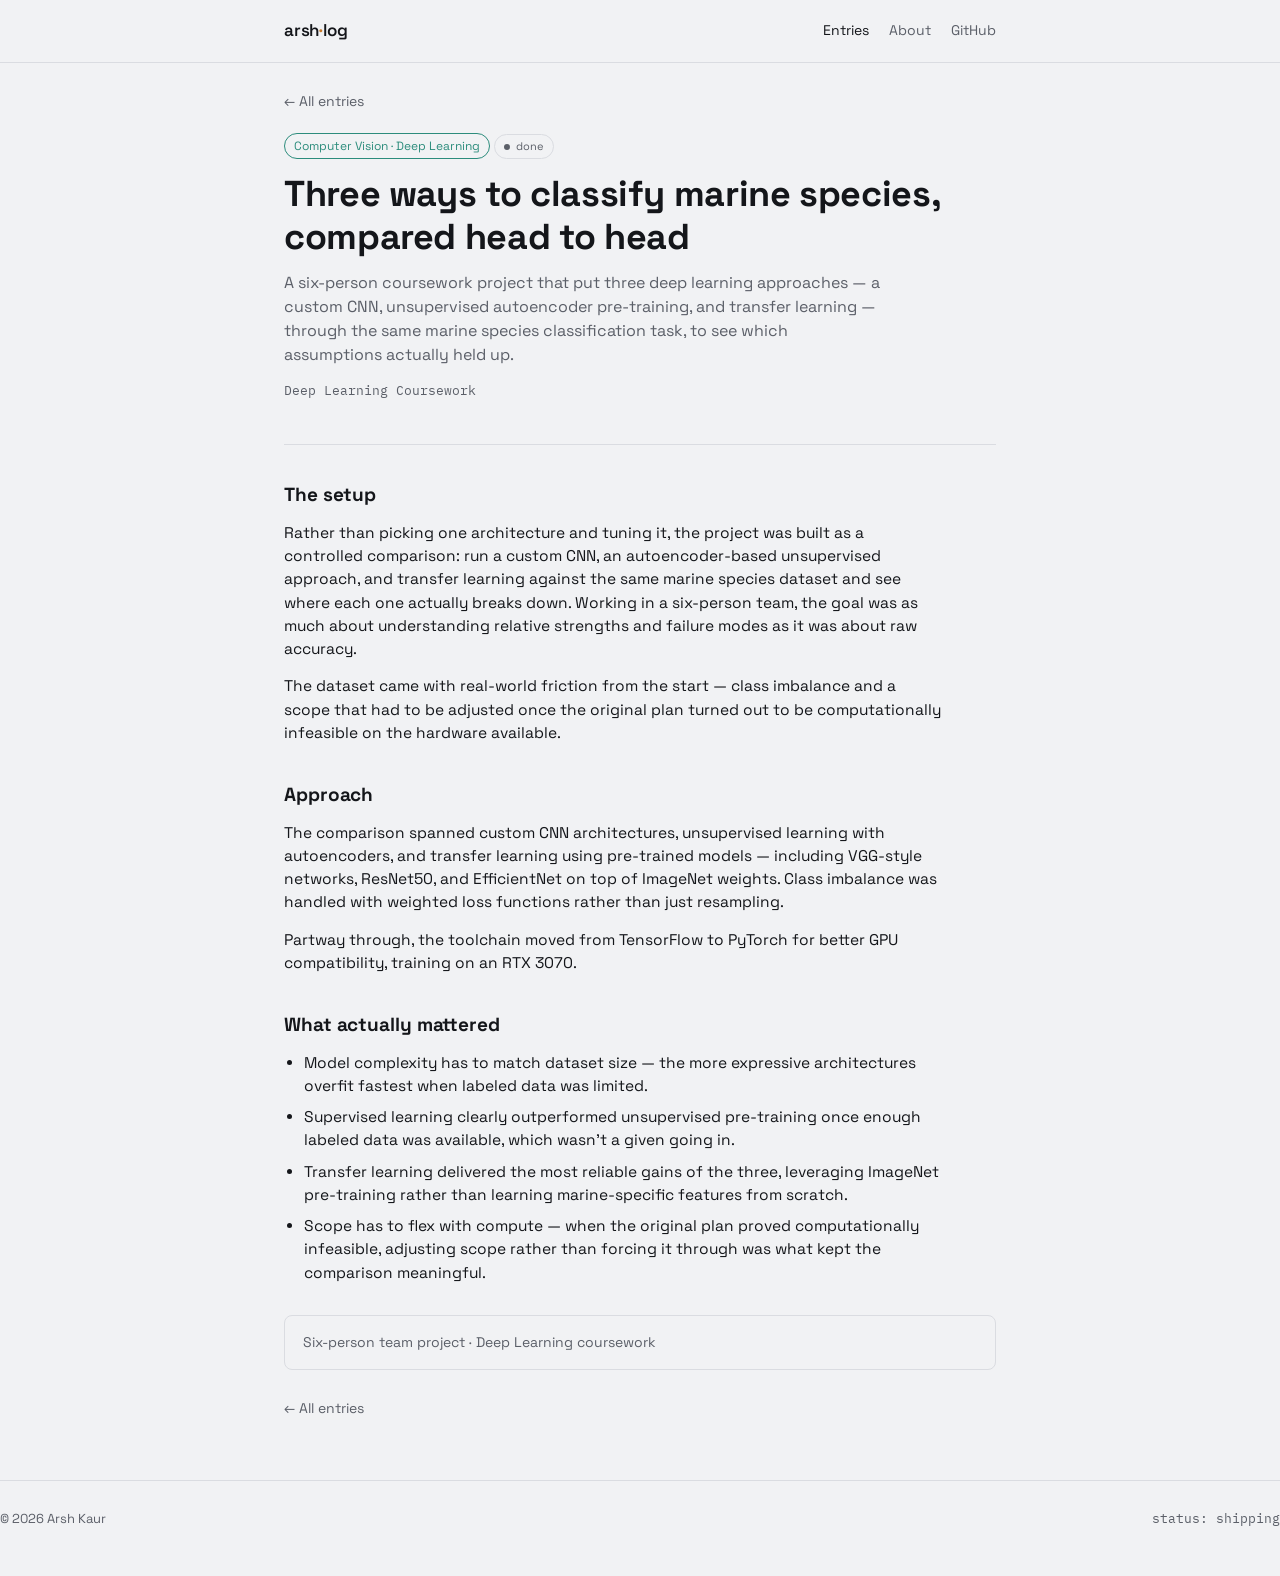
<file: marine-species-classification.html>
<!doctype html>
<html lang="en">
<head>
<meta charset="utf-8">
<meta name="viewport" content="width=device-width, initial-scale=1, viewport-fit=cover">
<title>Three ways to classify marine species, compared head to head — Arsh Kaur</title>
<link rel="icon" href="data:image/svg+xml,%3Csvg xmlns=%22http://www.w3.org/2000/svg%22 viewBox=%220 0 100 100%22%3E%3Ctext y=%22.9em%22 font-size=%2290%22%3E%F0%9F%93%A1%3C/text%3E%3C/svg%3E">
<link rel="preconnect" href="https://fonts.googleapis.com">
<link rel="preconnect" href="https://fonts.gstatic.com" crossorigin>
<link href="https://fonts.googleapis.com/css2?family=Space+Grotesk:wght@400;500;600;700&family=IBM+Plex+Mono:wght@400;500;600&display=swap" rel="stylesheet">
<link rel="stylesheet" href="styles.css">
</head>
<body>
<header class="site">
  <div class="wrap">
    <a class="brand" href="index.html">arsh<span class="dot">·</span>log</a>
    <nav class="site-nav">
      <a href="index.html" class="current">Entries</a>
      <a href="about.html">About</a>
      <a href="https://github.com/Arsh26003" target="_blank" rel="noopener">GitHub</a>
    </nav>
  </div>
</header>

<main>
  <div class="wrap">
    <a class="back-link" href="index.html">&larr; All entries</a>
    <article>
      <div class="art-head">
        <span class="tag" style="--tag-color:var(--accent-teal)">Computer Vision · Deep Learning</span>
        <span class="status done"><span class="dot"></span>done</span>
        <h1>Three ways to classify marine species, compared head to head</h1>
        <p class="dek">A six-person coursework project that put three deep learning approaches — a custom CNN, unsupervised autoencoder pre-training, and transfer learning — through the same marine species classification task, to see which assumptions actually held up.</p>
        <p class="art-meta mono">Deep Learning Coursework</p>
      </div>
      <h2>The setup</h2><p>Rather than picking one architecture and tuning it, the project was built as a controlled comparison: run a custom CNN, an autoencoder-based unsupervised approach, and transfer learning against the same marine species dataset and see where each one actually breaks down. Working in a six-person team, the goal was as much about understanding relative strengths and failure modes as it was about raw accuracy.</p><p>The dataset came with real-world friction from the start — class imbalance and a scope that had to be adjusted once the original plan turned out to be computationally infeasible on the hardware available.</p><h2>Approach</h2><p>The comparison spanned custom CNN architectures, unsupervised learning with autoencoders, and transfer learning using pre-trained models — including VGG-style networks, ResNet50, and EfficientNet on top of ImageNet weights. Class imbalance was handled with weighted loss functions rather than just resampling.</p><p>Partway through, the toolchain moved from TensorFlow to PyTorch for better GPU compatibility, training on an RTX 3070.</p><h2>What actually mattered</h2><ul class="notes"><li>Model complexity has to match dataset size — the more expressive architectures overfit fastest when labeled data was limited.</li><li>Supervised learning clearly outperformed unsupervised pre-training once enough labeled data was available, which wasn't a given going in.</li><li>Transfer learning delivered the most reliable gains of the three, leveraging ImageNet pre-training rather than learning marine-specific features from scratch.</li><li>Scope has to flex with compute — when the original plan proved computationally infeasible, adjusting scope rather than forcing it through was what kept the comparison meaningful.</li></ul>
      <div class="credit-box">Six-person team project · Deep Learning coursework</div>
      <a class="back-link" href="index.html">&larr; All entries</a>
    </article>
  </div>
  <footer class="site">
  <div class="wrap">
    <span>© 2026 Arsh Kaur</span>
    <span class="mono">status: shipping</span>
  </div>
</footer>

</main>
</body>
</html>
</file>
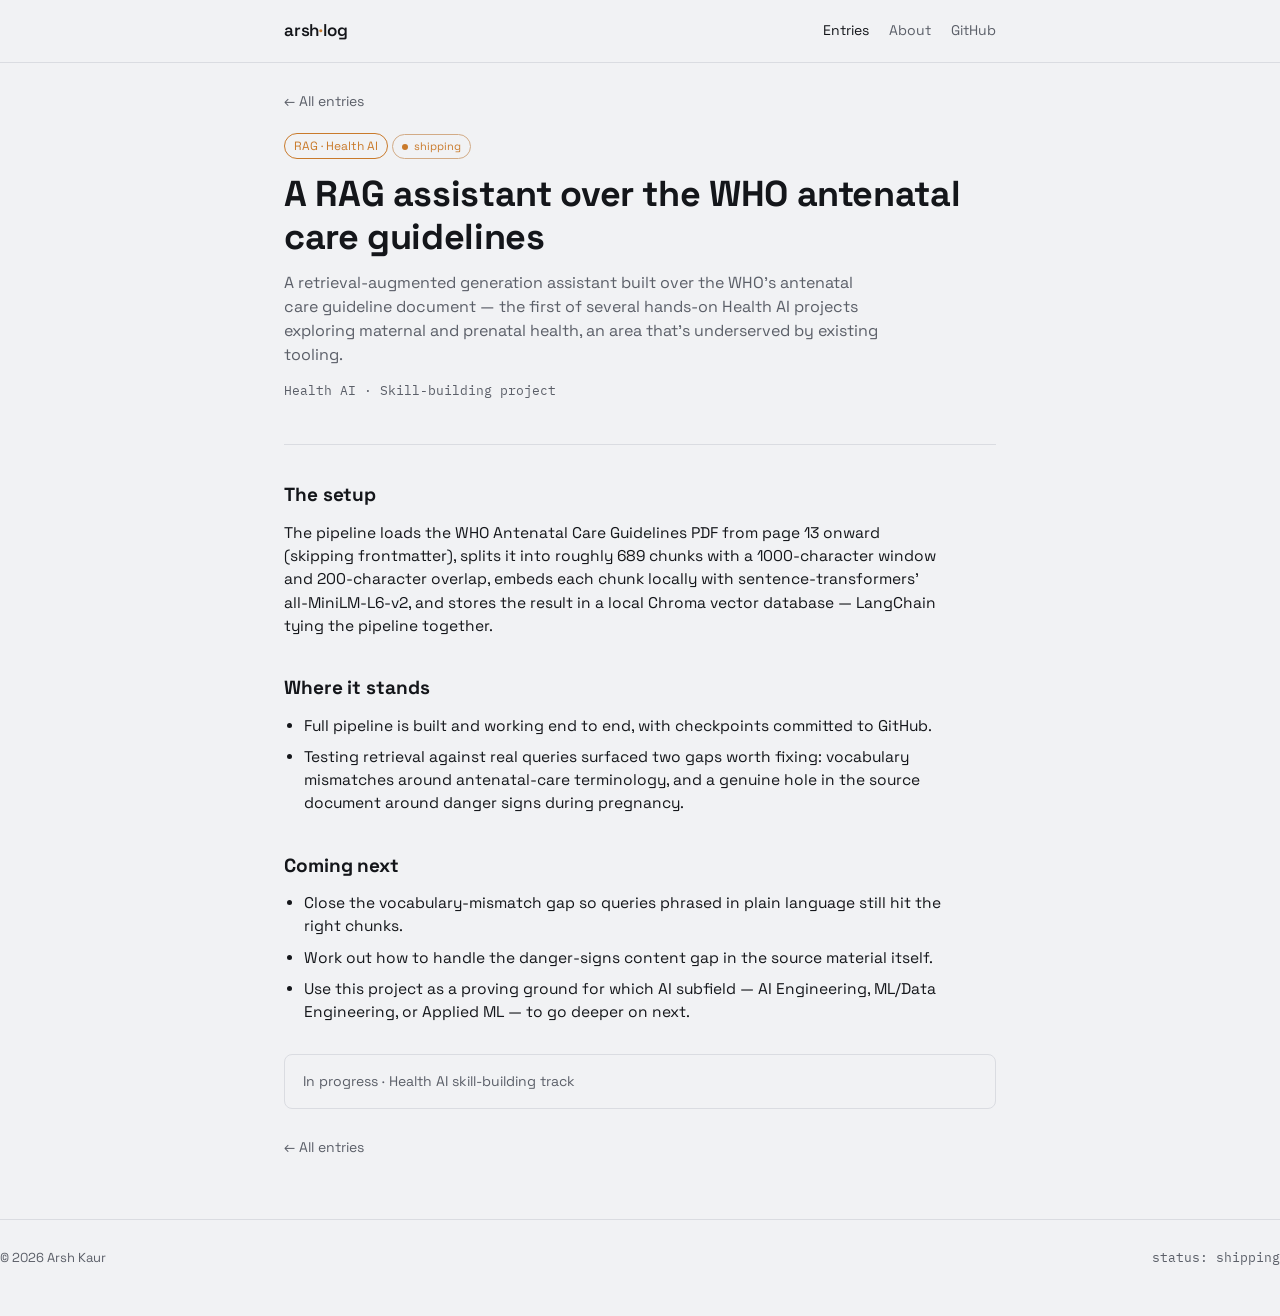
<file: maternal-health-rag.html>
<!doctype html>
<html lang="en">
<head>
<meta charset="utf-8">
<meta name="viewport" content="width=device-width, initial-scale=1, viewport-fit=cover">
<title>A RAG assistant over the WHO antenatal care guidelines — Arsh Kaur</title>
<link rel="icon" href="data:image/svg+xml,%3Csvg xmlns=%22http://www.w3.org/2000/svg%22 viewBox=%220 0 100 100%22%3E%3Ctext y=%22.9em%22 font-size=%2290%22%3E%F0%9F%93%A1%3C/text%3E%3C/svg%3E">
<link rel="preconnect" href="https://fonts.googleapis.com">
<link rel="preconnect" href="https://fonts.gstatic.com" crossorigin>
<link href="https://fonts.googleapis.com/css2?family=Space+Grotesk:wght@400;500;600;700&family=IBM+Plex+Mono:wght@400;500;600&display=swap" rel="stylesheet">
<link rel="stylesheet" href="styles.css">
</head>
<body>
<header class="site">
  <div class="wrap">
    <a class="brand" href="index.html">arsh<span class="dot">·</span>log</a>
    <nav class="site-nav">
      <a href="index.html" class="current">Entries</a>
      <a href="about.html">About</a>
      <a href="https://github.com/Arsh26003" target="_blank" rel="noopener">GitHub</a>
    </nav>
  </div>
</header>

<main>
  <div class="wrap">
    <a class="back-link" href="index.html">&larr; All entries</a>
    <article>
      <div class="art-head">
        <span class="tag" style="--tag-color:var(--accent-amber)">RAG · Health AI</span>
        <span class="status shipping"><span class="dot"></span>shipping</span>
        <h1>A RAG assistant over the WHO antenatal care guidelines</h1>
        <p class="dek">A retrieval-augmented generation assistant built over the WHO's antenatal care guideline document — the first of several hands-on Health AI projects exploring maternal and prenatal health, an area that's underserved by existing tooling.</p>
        <p class="art-meta mono">Health AI · Skill-building project</p>
      </div>
      <h2>The setup</h2><p>The pipeline loads the WHO Antenatal Care Guidelines PDF from page 13 onward (skipping frontmatter), splits it into roughly 689 chunks with a 1000-character window and 200-character overlap, embeds each chunk locally with sentence-transformers' all-MiniLM-L6-v2, and stores the result in a local Chroma vector database — LangChain tying the pipeline together.</p><h2>Where it stands</h2><ul class="notes"><li>Full pipeline is built and working end to end, with checkpoints committed to GitHub.</li><li>Testing retrieval against real queries surfaced two gaps worth fixing: vocabulary mismatches around antenatal-care terminology, and a genuine hole in the source document around danger signs during pregnancy.</li></ul><h2>Coming next</h2><ul class="notes"><li>Close the vocabulary-mismatch gap so queries phrased in plain language still hit the right chunks.</li><li>Work out how to handle the danger-signs content gap in the source material itself.</li><li>Use this project as a proving ground for which AI subfield — AI Engineering, ML/Data Engineering, or Applied ML — to go deeper on next.</li></ul>
      <div class="credit-box">In progress · Health AI skill-building track</div>
      <a class="back-link" href="index.html">&larr; All entries</a>
    </article>
  </div>
  <footer class="site">
  <div class="wrap">
    <span>© 2026 Arsh Kaur</span>
    <span class="mono">status: shipping</span>
  </div>
</footer>

</main>
</body>
</html>
</file>
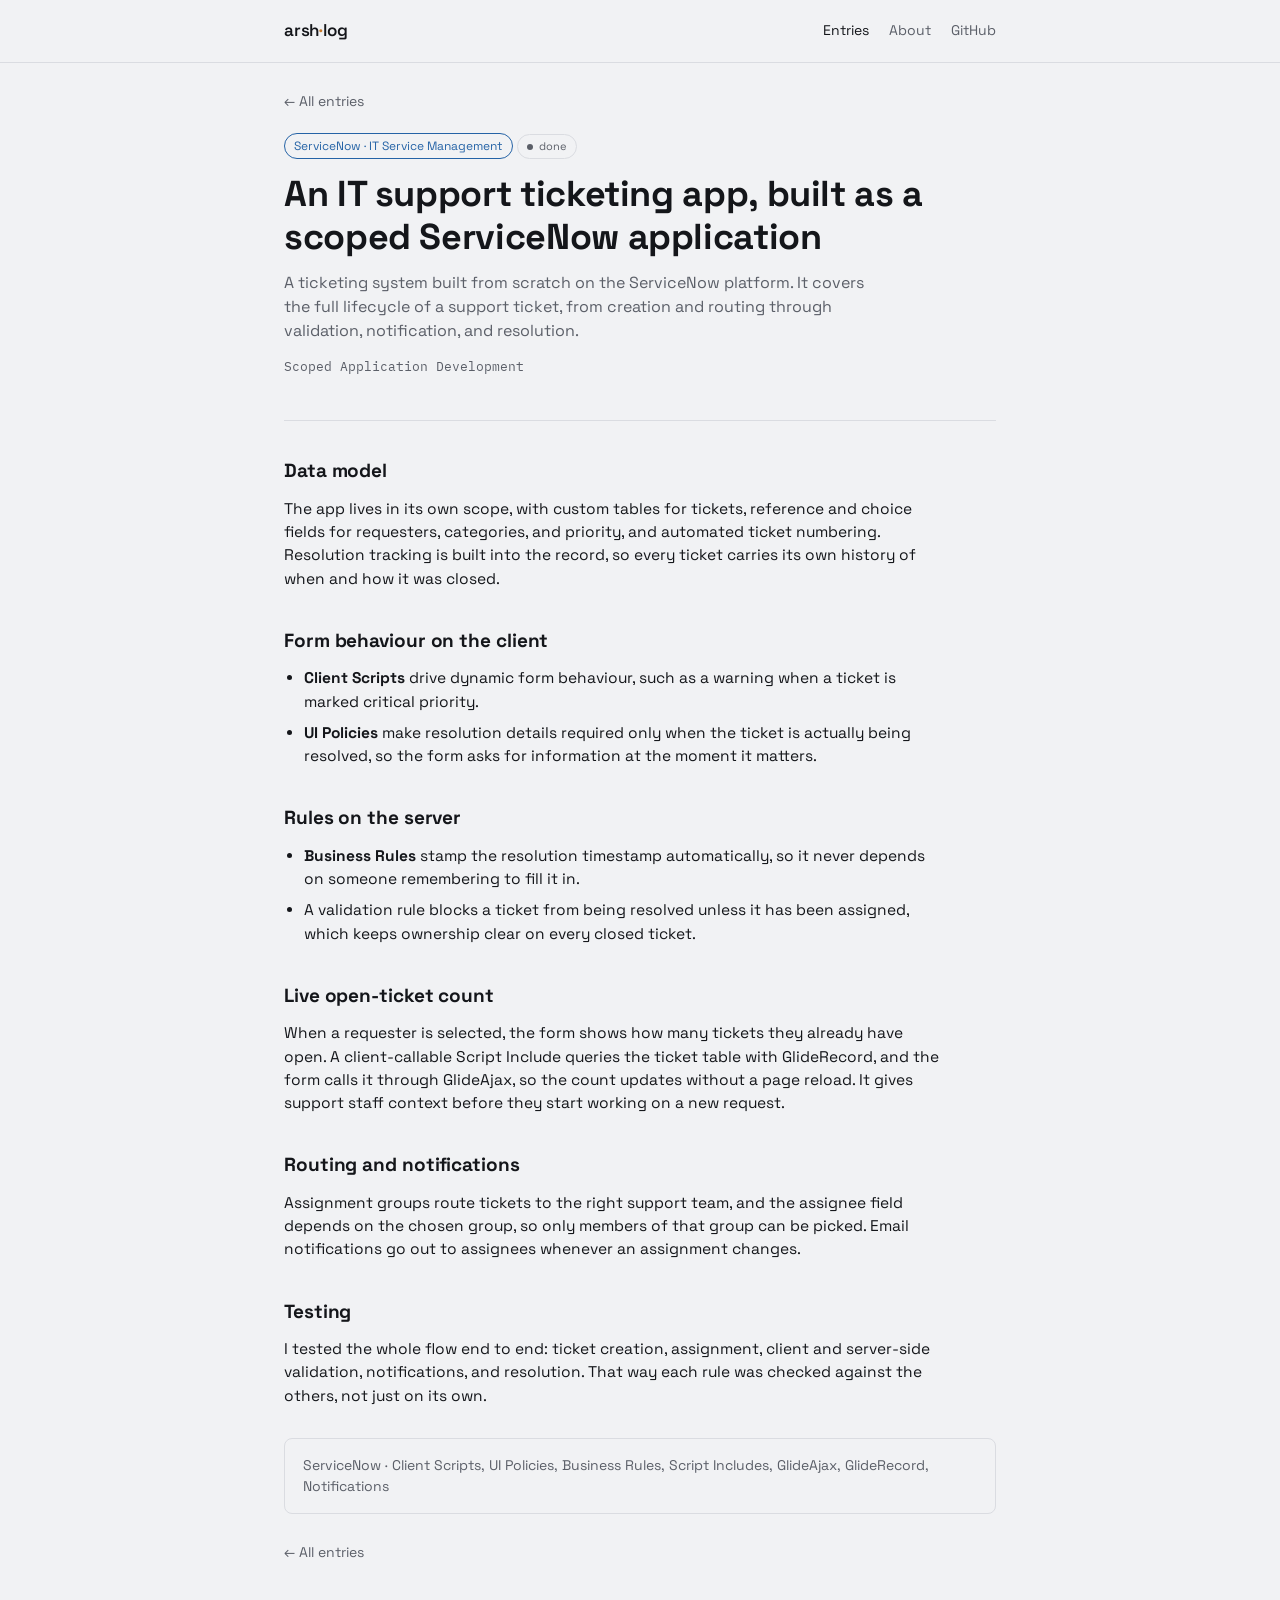
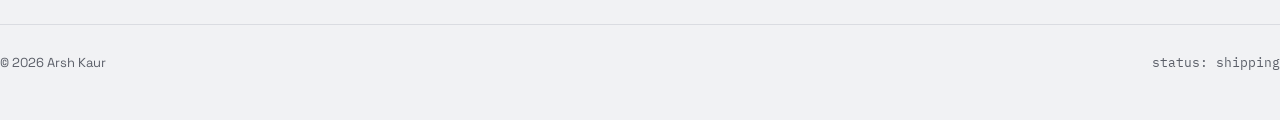
<file: servicenow-it-ticketing.html>
<!doctype html>
<html lang="en">
<head>
<meta charset="utf-8">
<meta name="viewport" content="width=device-width, initial-scale=1, viewport-fit=cover">
<title>An IT support ticketing app, built as a scoped ServiceNow application — Arsh Kaur</title>
<link rel="icon" href="data:image/svg+xml,%3Csvg xmlns=%22http://www.w3.org/2000/svg%22 viewBox=%220 0 100 100%22%3E%3Ctext y=%22.9em%22 font-size=%2290%22%3E%F0%9F%93%A1%3C/text%3E%3C/svg%3E">
<link rel="preconnect" href="https://fonts.googleapis.com">
<link rel="preconnect" href="https://fonts.gstatic.com" crossorigin>
<link href="https://fonts.googleapis.com/css2?family=Space+Grotesk:wght@400;500;600;700&family=IBM+Plex+Mono:wght@400;500;600&display=swap" rel="stylesheet">
<link rel="stylesheet" href="styles.css">
</head>
<body>
<header class="site">
  <div class="wrap">
    <a class="brand" href="index.html">arsh<span class="dot">·</span>log</a>
    <nav class="site-nav">
      <a href="index.html" class="current">Entries</a>
      <a href="about.html">About</a>
      <a href="https://github.com/Arsh26003" target="_blank" rel="noopener">GitHub</a>
    </nav>
  </div>
</header>

<main>
  <div class="wrap">
    <a class="back-link" href="index.html">&larr; All entries</a>
    <article>
      <div class="art-head">
        <span class="tag" style="--tag-color:var(--accent-blue)">ServiceNow · IT Service Management</span>
        <span class="status done"><span class="dot"></span>done</span>
        <h1>An IT support ticketing app, built as a scoped ServiceNow application</h1>
        <p class="dek">A ticketing system built from scratch on the ServiceNow platform. It covers the full lifecycle of a support ticket, from creation and routing through validation, notification, and resolution.</p>
        <p class="art-meta mono">Scoped Application Development</p>
      </div>
      <h2>Data model</h2><p>The app lives in its own scope, with custom tables for tickets, reference and choice fields for requesters, categories, and priority, and automated ticket numbering. Resolution tracking is built into the record, so every ticket carries its own history of when and how it was closed.</p><h2>Form behaviour on the client</h2><ul class="notes"><li><strong>Client Scripts</strong> drive dynamic form behaviour, such as a warning when a ticket is marked critical priority.</li><li><strong>UI Policies</strong> make resolution details required only when the ticket is actually being resolved, so the form asks for information at the moment it matters.</li></ul><h2>Rules on the server</h2><ul class="notes"><li><strong>Business Rules</strong> stamp the resolution timestamp automatically, so it never depends on someone remembering to fill it in.</li><li>A validation rule blocks a ticket from being resolved unless it has been assigned, which keeps ownership clear on every closed ticket.</li></ul><h2>Live open-ticket count</h2><p>When a requester is selected, the form shows how many tickets they already have open. A client-callable Script Include queries the ticket table with GlideRecord, and the form calls it through GlideAjax, so the count updates without a page reload. It gives support staff context before they start working on a new request.</p><h2>Routing and notifications</h2><p>Assignment groups route tickets to the right support team, and the assignee field depends on the chosen group, so only members of that group can be picked. Email notifications go out to assignees whenever an assignment changes.</p><h2>Testing</h2><p>I tested the whole flow end to end: ticket creation, assignment, client and server-side validation, notifications, and resolution. That way each rule was checked against the others, not just on its own.</p>
      <div class="credit-box">ServiceNow · Client Scripts, UI Policies, Business Rules, Script Includes, GlideAjax, GlideRecord, Notifications</div>
      <a class="back-link" href="index.html">&larr; All entries</a>
    </article>
  </div>
  <footer class="site">
  <div class="wrap">
    <span>© 2026 Arsh Kaur</span>
    <span class="mono">status: shipping</span>
  </div>
</footer>

</main>
</body>
</html>
</file>
<file: styles.css>
:root {
    --bg: #F1F2F4;
    --surface: #FFFFFF;
    --text: #14161A;
    --muted: #5B5F68;
    --border: #DADCE1;
    --accent-amber: #C97A2B;
    --accent-blue: #2563A6;
    --accent-teal: #2C8C7C;
    --accent-violet: #6552C4;
    box-sizing: border-box;
    padding-top: env(safe-area-inset-top, 0px);
    padding-bottom: env(safe-area-inset-bottom, 0px);
  }
  @media (prefers-color-scheme: dark) {
    :root:not([data-theme="light"]) {
      --bg: #101216;
      --surface: #181B20;
      --text: #EDEDE7;
      --muted: #9497A0;
      --border: #262A31;
      --accent-amber: #E8A857;
      --accent-blue: #6FA8DC;
      --accent-teal: #5FC4B0;
      --accent-violet: #A79BE8;
    }
  }
  :root[data-theme="dark"] {
    --bg: #101216;
    --surface: #181B20;
    --text: #EDEDE7;
    --muted: #9497A0;
    --border: #262A31;
    --accent-amber: #E8A857;
    --accent-blue: #6FA8DC;
    --accent-teal: #5FC4B0;
    --accent-violet: #A79BE8;
  }
  * { box-sizing: border-box; }
  html { scroll-padding-top: env(safe-area-inset-top, 0px); }
  body {
    margin: 0;
    background: var(--bg);
    color: var(--text);
    font-family: "Space Grotesk", ui-sans-serif, system-ui, -apple-system, "Segoe UI", sans-serif;
    -webkit-font-smoothing: antialiased;
    line-height: 1.5;
  }
  a { color: inherit; }
  .mono { font-family: "IBM Plex Mono", ui-monospace, SFMono-Regular, Menlo, monospace; }
  .wrap { max-width: 760px; margin: 0 auto; padding: 0 24px; }
  header.site {
    position: sticky;
    top: 0;
    top: env(safe-area-inset-top, 0px);
    z-index: 10;
    background: color-mix(in srgb, var(--bg) 88%, transparent);
    backdrop-filter: blur(8px);
    border-bottom: 1px solid var(--border);
  }
  header.site .wrap {
    max-width: 760px;
    display: flex;
    align-items: center;
    justify-content: space-between;
    padding-top: 18px;
    padding-bottom: 18px;
  }
  .brand { font-weight: 600; font-size: 17px; text-decoration: none; letter-spacing: -0.01em; }
  .brand .dot { color: var(--accent-amber); }
  nav.site-nav { display: flex; gap: 20px; font-size: 14px; }
  nav.site-nav a { text-decoration: none; color: var(--muted); }
  nav.site-nav a:hover { color: var(--text); }
  nav.site-nav a.current { color: var(--text); }
  main { min-height: 60vh; }

  .hero { padding: 64px 0 40px; }
  .hero h1 {
    font-size: clamp(30px, 6vw, 44px);
    line-height: 1.15;
    margin: 0 0 18px;
    letter-spacing: -0.015em;
    max-width: 16ch;
  }
  .hero p.lede { font-size: 17px; color: var(--muted); max-width: 54ch; margin: 0 0 8px; }
  .hero .meta-line {
    margin-top: 22px;
    font-size: 13px;
    color: var(--muted);
    display: flex;
    flex-wrap: wrap;
    gap: 6px 14px;
  }
  .hero .meta-line span { white-space: nowrap; }

  .log-heading {
    font-size: 13px;
    color: var(--muted);
    margin: 48px 0 14px;
    padding-top: 20px;
    border-top: 1px solid var(--border);
  }
  .status {
    display: inline-flex;
    align-items: center;
    gap: 6px;
    font-size: 11px;
    padding: 3px 9px;
    border-radius: 100px;
    border: 1px solid var(--border);
    color: var(--muted);
    white-space: nowrap;
  }
  .status .dot { width: 6px; height: 6px; border-radius: 50%; background: var(--muted); }
  .status.shipping { color: var(--accent-amber); border-color: color-mix(in srgb, var(--accent-amber) 50%, var(--border)); }
  .status.shipping .dot { background: var(--accent-amber); animation: pulse 1.6s ease-in-out infinite; }
  @keyframes pulse { 0%, 100% { opacity: 1; } 50% { opacity: .35; } }
  @media (prefers-reduced-motion: reduce) { .status.shipping .dot { animation: none; } }

  ul.log { list-style: none; margin: 0 0 60px; padding: 0; }
  ul.log li { border-bottom: 1px solid var(--border); }
  ul.log li:first-child { border-top: 1px solid var(--border); }
  a.entry, div.entry {
    display: grid;
    grid-template-columns: 84px 1fr auto;
    gap: 16px;
    align-items: baseline;
    padding: 18px 4px;
    text-decoration: none;
    color: var(--text);
    border-radius: 6px;
  }
  a.entry { grid-template-columns: 1fr auto; }
  a.entry:hover { background: color-mix(in srgb, var(--accent-amber) 7%, transparent); }
  .entry .date { font-size: 12px; color: var(--muted); }
  .entry .info .title { font-size: 16px; font-weight: 600; margin: 0 0 3px; }
  .entry .info .summary { font-size: 14px; color: var(--muted); margin: 0; max-width: 48ch; }
  .entry .readout { font-size: 12px; text-align: right; white-space: nowrap; align-self: center; }
  @media (max-width: 560px) {
    .entry, a.entry { grid-template-columns: 1fr; gap: 4px; }
    .entry .readout { text-align: left; }
  }

  footer.site { border-top: 1px solid var(--border); padding: 28px 0 48px; font-size: 13px; color: var(--muted); }
  footer.site .wrap { display: flex; justify-content: space-between; flex-wrap: wrap; gap: 8px; padding: 0; max-width: none; }

  .back-link {
    display: inline-flex;
    align-items: center;
    gap: 6px;
    margin: 28px 0 0;
    font-size: 14px;
    text-decoration: none;
    color: var(--muted);
  }
  .back-link:hover { color: var(--text); }
  article { padding-bottom: 60px; }
  article .art-head { padding: 20px 0 30px; border-bottom: 1px solid var(--border); margin-bottom: 30px; }
  article .art-head .tag {
    display: inline-block;
    font-size: 12px;
    padding: 3px 9px;
    border-radius: 100px;
    border: 1px solid var(--tag-color, var(--accent-amber));
    color: var(--tag-color, var(--accent-amber));
    margin-bottom: 14px;
  }
  article h1 { font-size: clamp(26px, 5vw, 36px); line-height: 1.2; margin: 0 0 12px; letter-spacing: -0.01em; }
  article .dek { font-size: 16px; color: var(--muted); max-width: 60ch; margin: 0 0 14px; }
  article .art-meta { font-size: 13px; color: var(--muted); }
  article h2 { font-size: 19px; margin: 36px 0 12px; letter-spacing: -0.005em; }
  article p { font-size: 15.5px; max-width: 66ch; margin: 0 0 14px; color: var(--text); }
  article ul.notes { margin: 0 0 14px; padding-left: 20px; max-width: 66ch; }
  article ul.notes li { font-size: 15.5px; margin-bottom: 8px; }

  .stat-grid {
    display: grid;
    grid-template-columns: repeat(auto-fit, minmax(140px, 1fr));
    gap: 1px;
    background: var(--border);
    border: 1px solid var(--border);
    border-radius: 8px;
    overflow: hidden;
    margin: 8px 0 26px;
  }
  .stat-grid .stat { background: var(--surface); padding: 16px; }
  .stat-grid .stat .val { font-size: 20px; font-weight: 600; }
  .stat-grid .stat .label { font-size: 12px; color: var(--muted); margin-top: 4px; }

  .credit-box {
    border: 1px solid var(--border);
    border-radius: 8px;
    padding: 16px 18px;
    font-size: 14px;
    color: var(--muted);
    margin-top: 30px;
  }
</file>
